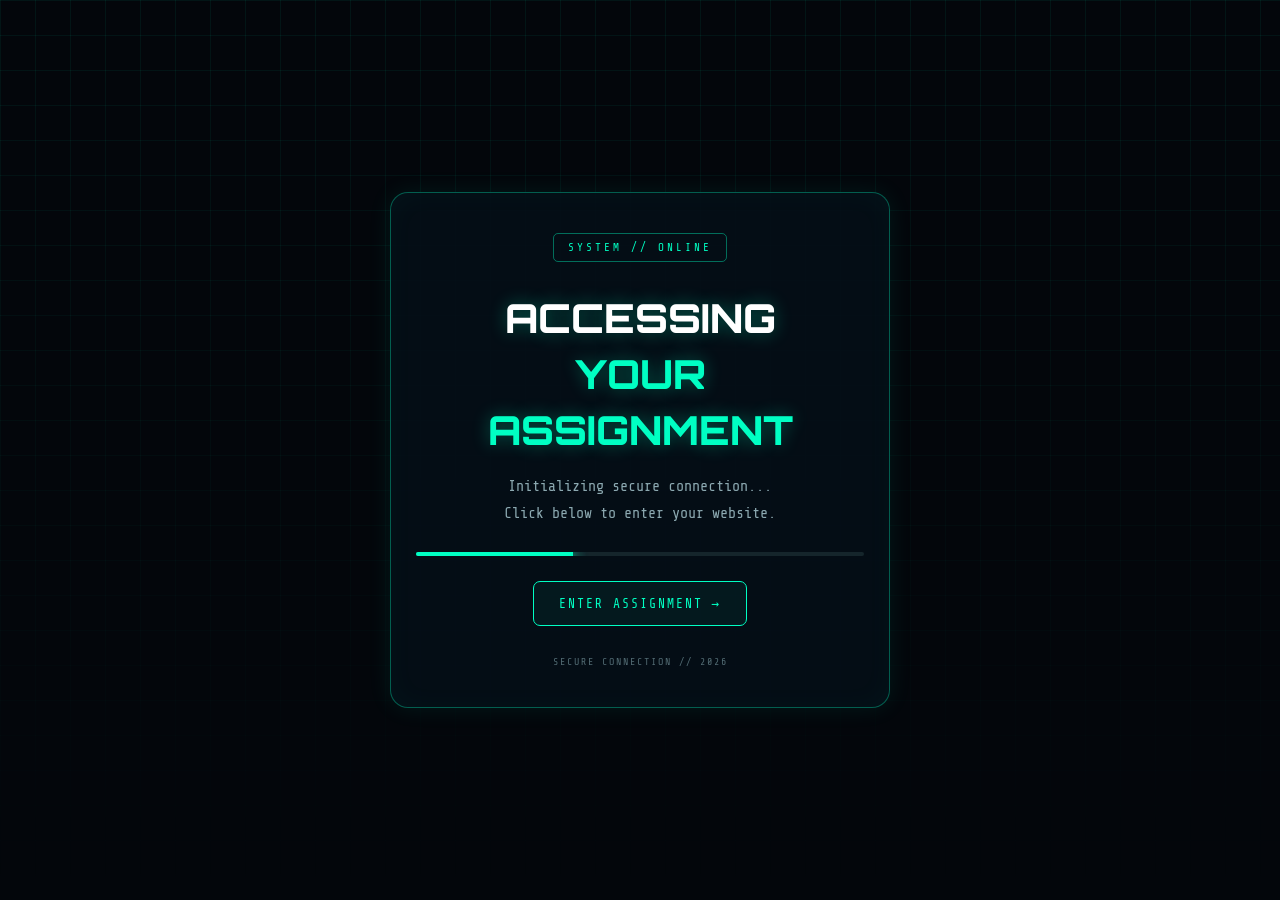
<file: index.html>
<!DOCTYPE html>
<html lang="en">
<head>
  <meta charset="UTF-8">
  <meta name="viewport" content="width=device-width, initial-scale=1.0">

  <title>My Website | Assignment Access</title>
  <link rel="stylesheet" href="./style.css">
</head>
<body>

  <div class="container">
    <div class="tag">SYSTEM // ONLINE</div>

    <h1>ACCESSING<br>
      <span>YOUR ASSIGNMENT</span>
    </h1>

    <p>
      Initializing secure connection...<br>
      Click below to enter your website.
    </p>

    <div class="loader">
      <span></span>
      <span></span>
      <span></span>
    </div>

    <a class="btn" href="./Assignment/enter.html">
      ENTER ASSIGNMENT →
    </a>

    <div class="footer">
      SECURE CONNECTION // 2026
    </div>
  </div>

</body>
</html>
</file>
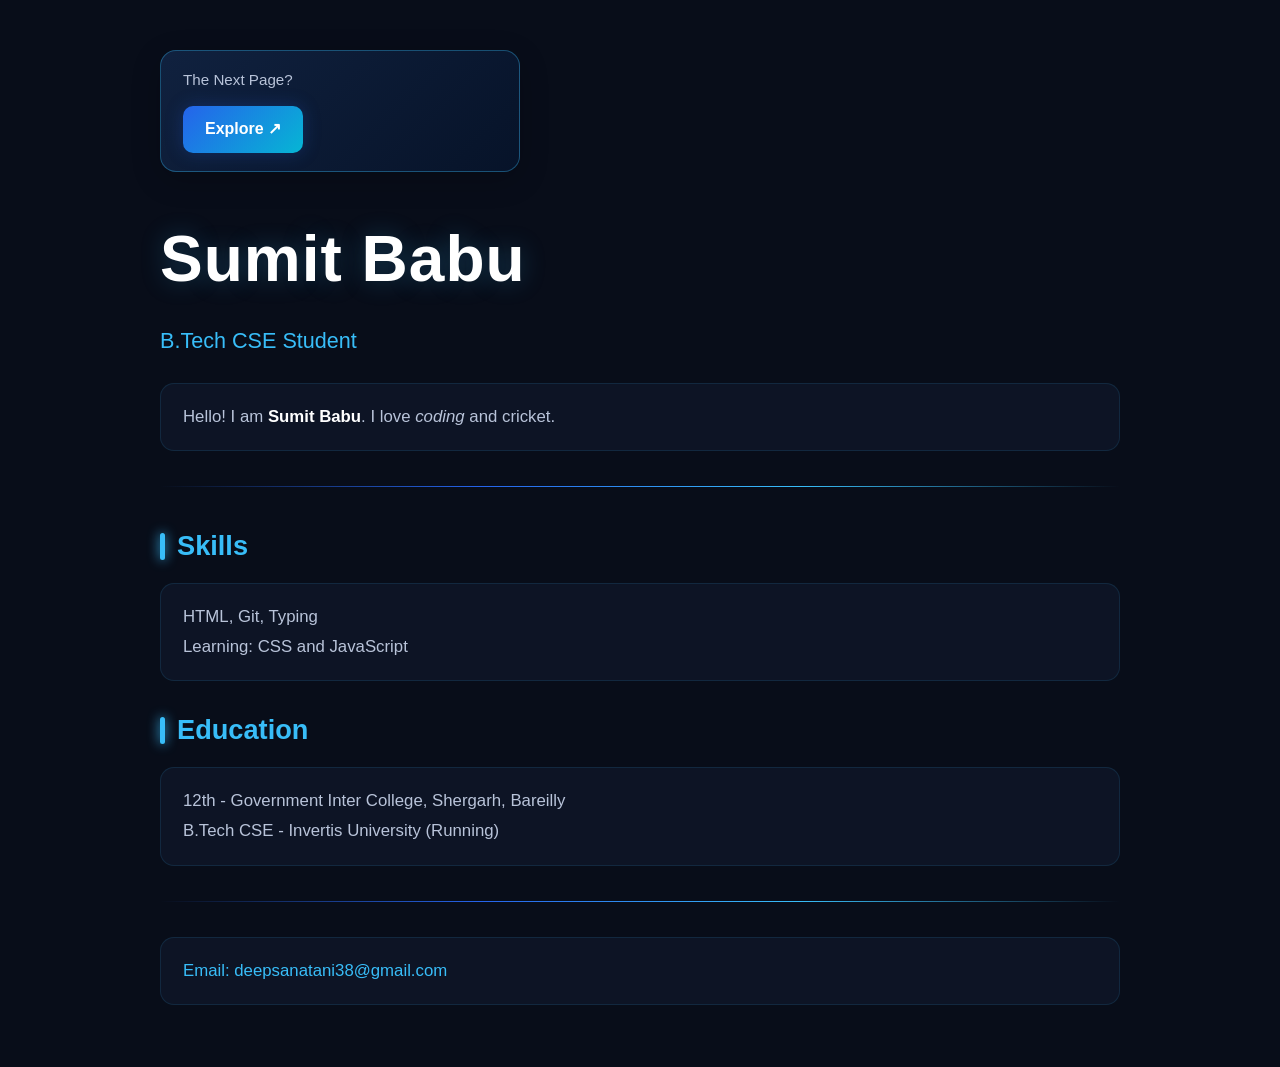
<file: Assignment/index.html>
<!DOCTYPE html>
<html lang="en">
<head>
    <meta charset="UTF-8">
    <meta name="viewport" content="width=device-width, initial-scale=1.0">
    <title>Sumit Babu - Portfolio</title>
<link rel="stylesheet" href="style.css">

</head>
<body>
<div class="login-box">
    <span>The Next Page?</span>
    <a href="club.html">Explore ↗</a>
</div>

    <h1>Sumit Babu</h1>

    <h2>B.Tech CSE Student</h2>

    <p>Hello! I am <b>Sumit Babu</b>. I love <i>coding</i> and cricket.</p>

    <hr>

    <h1>Skills</h1>
    <p>
        HTML, Git, Typing<br>
        Learning: CSS and JavaScript
    </p>

    <h1>Education</h1>
    <p>
        12th - Government Inter College, Shergarh, Bareilly<br>
        B.Tech CSE - Invertis University (Running)
    </p>

    <hr>

    <p>Email: deepsanatani38@gmail.com</p>

</body>
</html>
</file>
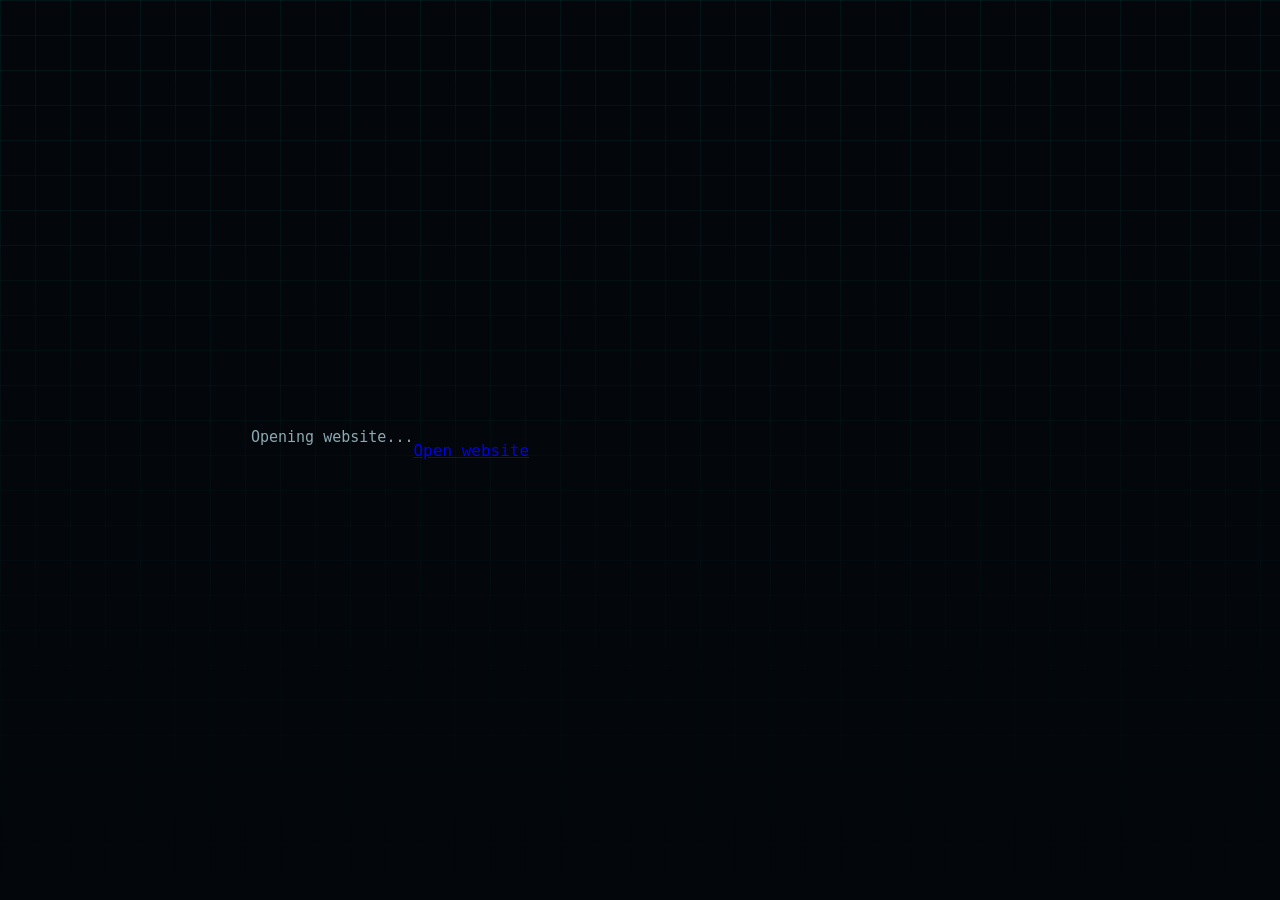
<file: own.html>
<!DOCTYPE html>
<html lang="en">
<head>
  <meta charset="UTF-8">
  <meta name="viewport" content="width=device-width, initial-scale=1.0">
  <title>Redirecting...</title>
  <meta http-equiv="refresh" content="0; url="./Assignment.html/">
<link rel="stylesheet" href="own.css">
</head>
<body>
  <p>Opening website...</p>
  <a href="./Assignment.html/">Open website</a>
<div class="container">
    <div class="tag">SYSTEM // ONLINE</div>

    <h1>ACCESSING<br><span>YOUR WEBSITE</span></h1>

    <p>Initializing secure connection...<br>
       Please wait while we redirect you.</p>

    <div class="loader"><span></span></div>

    <a class="btn" href="./Assignment.html/">
        ENTER SYSTEM →
    </a>

    <div class="footer">SECURE CONNECTION // 2026</div>
</div>
</body>
</html>
</file>
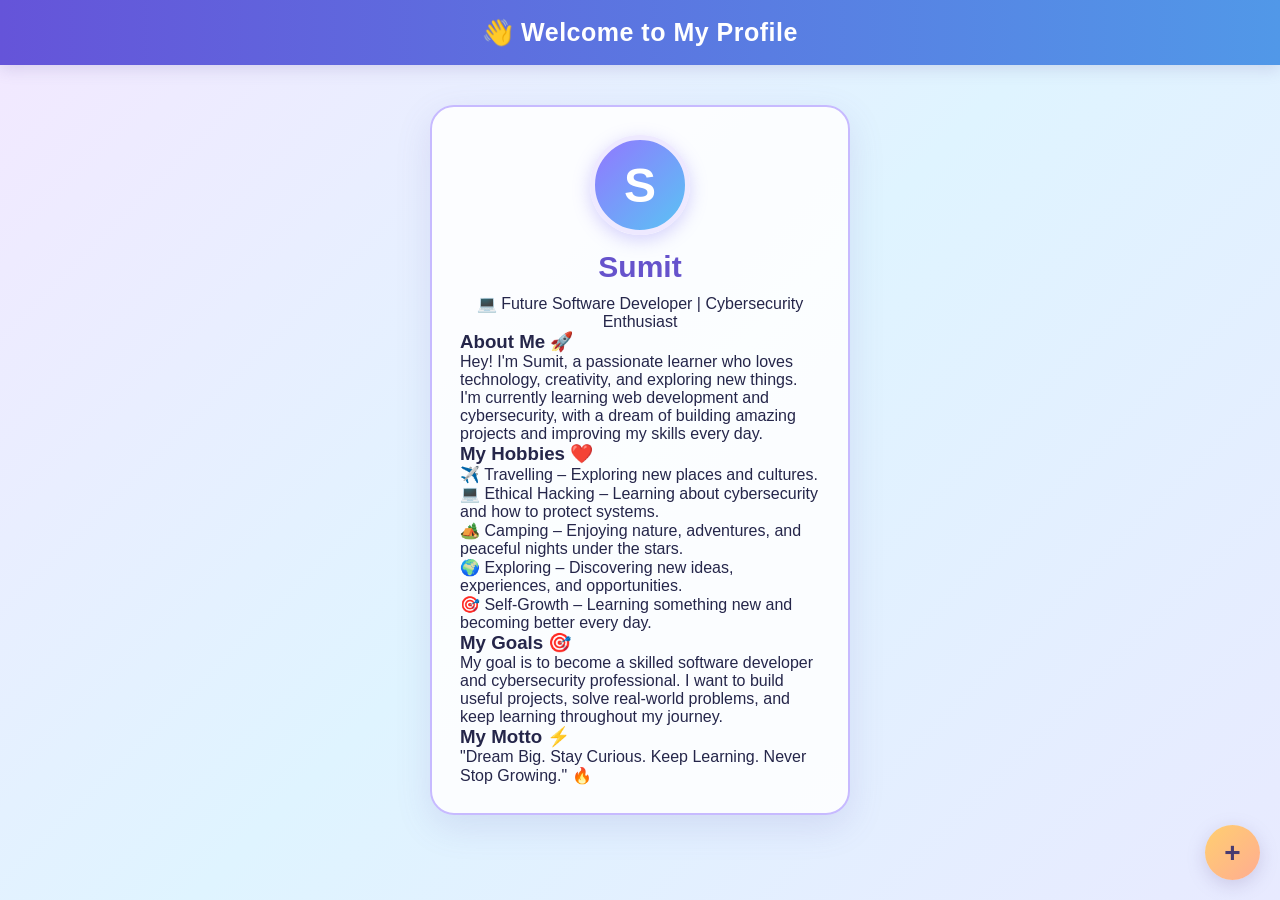
<file: Assignment/card.html>
<!DOCTYPE html>
<html lang="en">

<head>
    <meta charset="UTF-8">
    <meta name="viewport" content="width=device-width, initial-scale=1.0">
    <title>Sumit's Profile</title>
<link rel="stylesheet" href="card.css">
</head>

<body>

    <header>
        <h1>👋 Welcome to My Profile</h1>
    </header>

    <div class="card">

        <div class="avatar">S</div>

        <h2>Sumit</h2>

        <p>💻 Future Software Developer | Cybersecurity Enthusiast</p>

        <div class="bio">
            <h3>About Me 🚀</h3>

            <p>
                Hey! I'm Sumit, a passionate learner who loves
                technology, creativity, and exploring new things.
                I'm currently learning web development and
                cybersecurity, with a dream of building amazing
                projects and improving my skills every day.
            </p>

            <h3>My Hobbies ❤️</h3>

            <p>✈️ Travelling – Exploring new places and cultures.</p>

            <p>💻 Ethical Hacking – Learning about cybersecurity
            and how to protect systems.</p>

            <p>🏕️ Camping – Enjoying nature, adventures,
            and peaceful nights under the stars.</p>

            <p>🌍 Exploring – Discovering new ideas,
            experiences, and opportunities.</p>

            <p>🎯 Self-Growth – Learning something new
            and becoming better every day.</p>

            <h3>My Goals 🎯</h3>

            <p>
                My goal is to become a skilled software developer
                and cybersecurity professional. I want to build
                useful projects, solve real-world problems,
                and keep learning throughout my journey.
            </p>

            <h3>My Motto ⚡</h3>

            <p>
                "Dream Big. Stay Curious. Keep Learning.
                Never Stop Growing." 🔥
            </p>

        </div>

    </div>
<button class="fab" onclick="window.scrollTo({top: 0, behavior: 'smooth'})">
    +
</button>

</body>

</html>
</file>
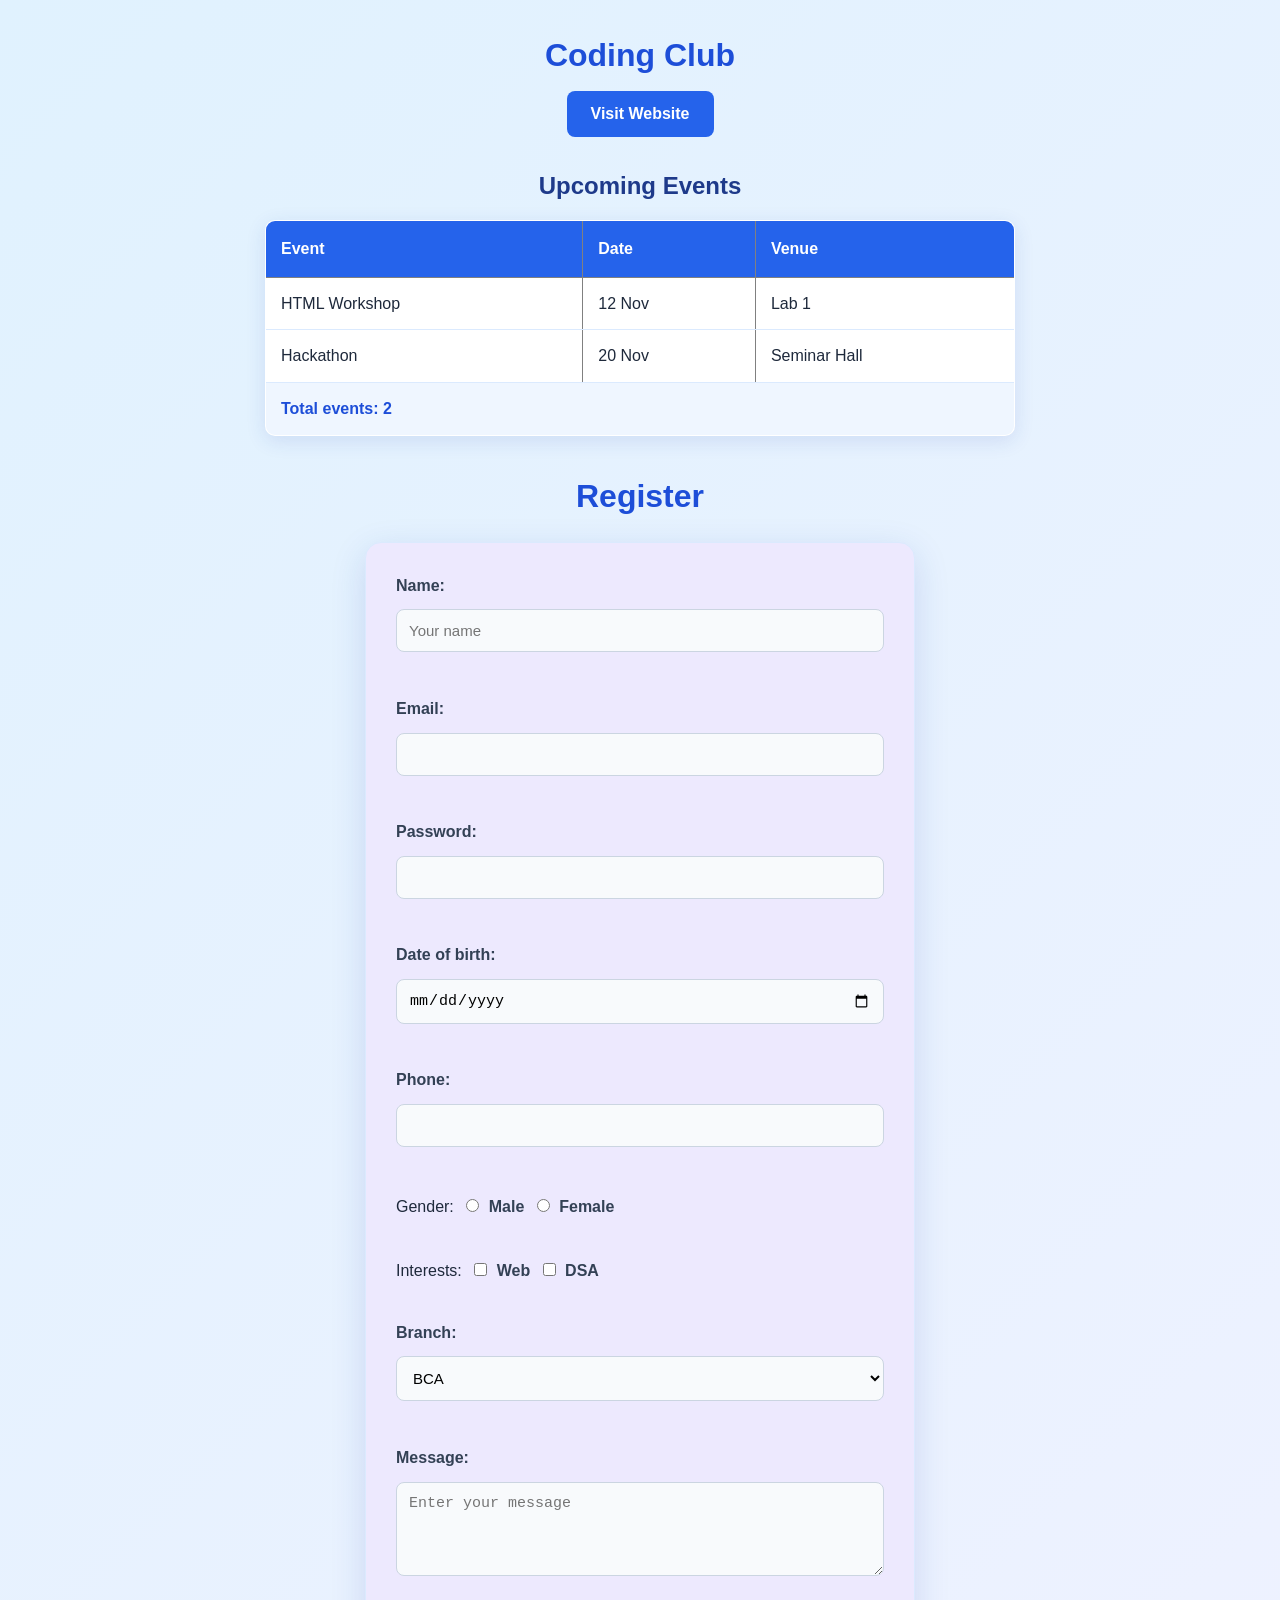
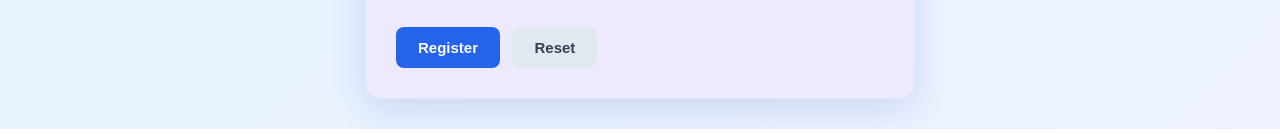
<file: Assignment/club.html>
<!DOCTYPE html>
<html lang="en">
<head>
    <meta charset="UTF-8">
    <meta name="viewport" content="width=device-width, initial-scale=1.0">
    <title>Coding Club Registration</title>
<link rel="stylesheet" href="club.css">
</head>
<body>

    <h2>Coding Club</h2>
    <a href="https://www.google.com" target="_blank">
        Visit Website
    </a>
    <h2>Upcoming Events</h2>

    <table border="1">
        <tr>
            <th>Event</th>
            <th>Date</th>
            <th>Venue</th>
        </tr>

        <tr>
            <td>HTML Workshop</td>
            <td>12 Nov</td>
            <td>Lab 1</td>
        </tr>

        <tr>
            <td>Hackathon</td>
            <td>20 Nov</td>
            <td>Seminar Hall</td>
        </tr>

        <tr>
            <td colspan="3">Total events: 2</td>
        </tr>
    </table>
    <h1>Register</h1>

    <form action="#" method="post">

        <label for="name">Name:</label>
        <input type="text" id="name" name="name"
               placeholder="Your name">
        <br><br>

        <label for="email">Email:</label>
        <input type="email" id="email" name="email">
        <br><br>

        <label for="password">Password:</label>
        <input type="password" id="password" name="password">
        <br><br>

        <label for="dob">Date of birth:</label>
        <input type="date" id="dob" name="dob">
        <br><br>

        <label for="phone">Phone:</label>
        <input type="tel" id="phone" name="phone">
        <br><br>

        Gender:
        <input type="radio" id="male" name="gender" value="Male">
        <label for="male">Male</label>

        <input type="radio" id="female" name="gender" value="Female">
        <label for="female">Female</label>
        <br><br>

        Interests:
        <input type="checkbox" id="web" name="interests" value="Web">
        <label for="web">Web</label>

        <input type="checkbox" id="dsa" name="interests" value="DSA">
        <label for="dsa">DSA</label>
        <br><br>

        <label for="branch">Branch:</label>
        <select id="branch" name="branch">
            <option value="BCA">BCA</option>
            <option value="BTech CSE">B.Tech CSE</option>
            <option value="BBA">BBA</option>
            <option value="MCA">MCA</option>
        </select>
        <br><br>

        <label for="message">Message:</label>
        <br>
        <textarea id="message" name="message"
                  rows="4" cols="30"
                  placeholder="Enter your message"></textarea>
        <br><br>

        <button type="submit">Register</button>
        <button type="reset">Reset</button>

    </form>

</body>
</html>
</file>
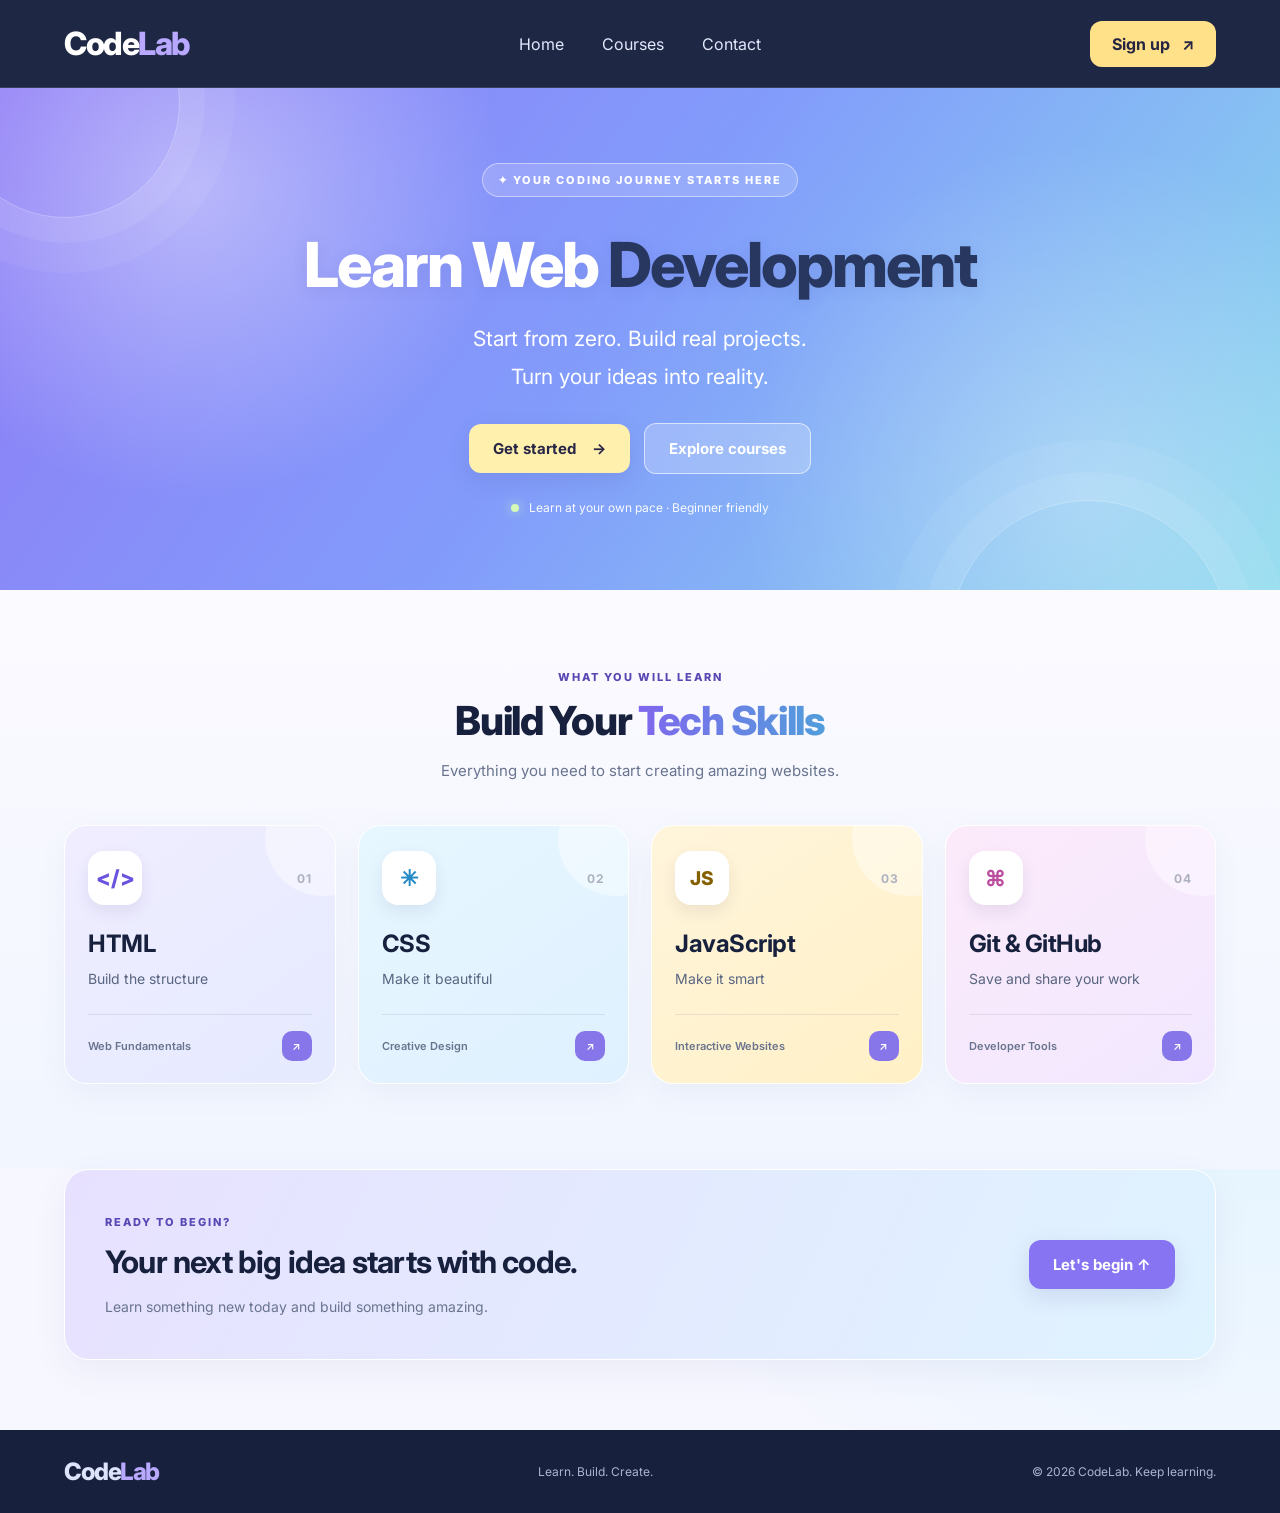
<file: Assignment/Code.html>
<!DOCTYPE html>
<html lang="en">
<head>
    <meta charset="UTF-8">
    <meta name="viewport" content="width=device-width, initial-scale=1.0">

    <title>CodeLab | Learn. Build. Create.</title>
    <meta name="description" content="Learn HTML, CSS, JavaScript and Git from zero with CodeLab.">

    <link rel="stylesheet" href="Code.css">
</head>
<body>
    <header class="navbar">
        <a href="#home" class="logo">Code<span>Lab</span></a>

        <nav class="nav-links">
            <a href="#home">Home</a>
            <a href="#courses">Courses</a>
            <a href="#contact">Contact</a>
        </nav>

        <a href="#courses" class="nav-button">Sign up <span>↗</span></a>
    </header>

    <main>
  
        <section class="hero" id="home">
            <div class="hero-content">
                <span class="hero-tag">✦ YOUR CODING JOURNEY STARTS HERE</span>

                <h1>Learn Web <span>Development</span></h1>

                <p>Start from zero. Build real projects.<br>
                   Turn your ideas into reality.</p>

                <div class="hero-buttons">
                    <a href="#courses" class="primary-button">
                        Get started <span>→</span>
                    </a>
                    <a href="#courses" class="secondary-button">
                        Explore courses
                    </a>
                </div>

                <div class="hero-note">
                    <span class="online-dot"></span>
                    Learn at your own pace · Beginner friendly
                </div>
            </div>

            <div class="hero-decoration decoration-one"></div>
            <div class="hero-decoration decoration-two"></div>
        </section>

  
        <section class="courses" id="courses">

            <div class="section-heading">
                <span class="section-tag">WHAT YOU WILL LEARN</span>
                <h2>Build Your <span>Tech Skills</span></h2>
                <p>Everything you need to start creating amazing websites.</p>
            </div>

            <div class="course-grid">

                <article class="course-card html-card">
                    <div class="card-top">
                        <div class="course-icon html-icon">&lt;/&gt;</div>
                        <span class="course-number">01</span>
                    </div>
                    <h3>HTML</h3>
                    <p>Build the structure</p>
                    <div class="card-bottom">
                        <span>Web Fundamentals</span>
                        <span class="arrow">↗</span>
                    </div>
                </article>

                <article class="course-card css-card">
                    <div class="card-top">
                        <div class="course-icon css-icon">✳</div>
                        <span class="course-number">02</span>
                    </div>
                    <h3>CSS</h3>
                    <p>Make it beautiful</p>
                    <div class="card-bottom">
                        <span>Creative Design</span>
                        <span class="arrow">↗</span>
                    </div>
                </article>

                <article class="course-card js-card">
                    <div class="card-top">
                        <div class="course-icon js-icon">JS</div>
                        <span class="course-number">03</span>
                    </div>
                    <h3>JavaScript</h3>
                    <p>Make it smart</p>
                    <div class="card-bottom">
                        <span>Interactive Websites</span>
                        <span class="arrow">↗</span>
                    </div>
                </article>

                <article class="course-card git-card">
                    <div class="card-top">
                        <div class="course-icon git-icon">⌘</div>
                        <span class="course-number">04</span>
                    </div>
                    <h3>Git & GitHub</h3>
                    <p>Save and share your work</p>
                    <div class="card-bottom">
                        <span>Developer Tools</span>
                        <span class="arrow">↗</span>
                    </div>
                </article>

            </div>
        </section>

      
        <section class="contact" id="contact">
            <div>
                <span class="section-tag">READY TO BEGIN?</span>
                <h2>Your next big idea starts with code.</h2>
                <p>Learn something new today and build something amazing.</p>
            </div>
            <a href="#home" class="primary-button">Let's begin ↑</a>
        </section>
    </main>

  
    <footer class="footer">
        <a href="#home" class="logo">Code<span>Lab</span></a>
        <p>Learn. Build. Create.</p>
        <span>© 2026 CodeLab. Keep learning.</span>
    </footer>

</body>
</html>
</file>
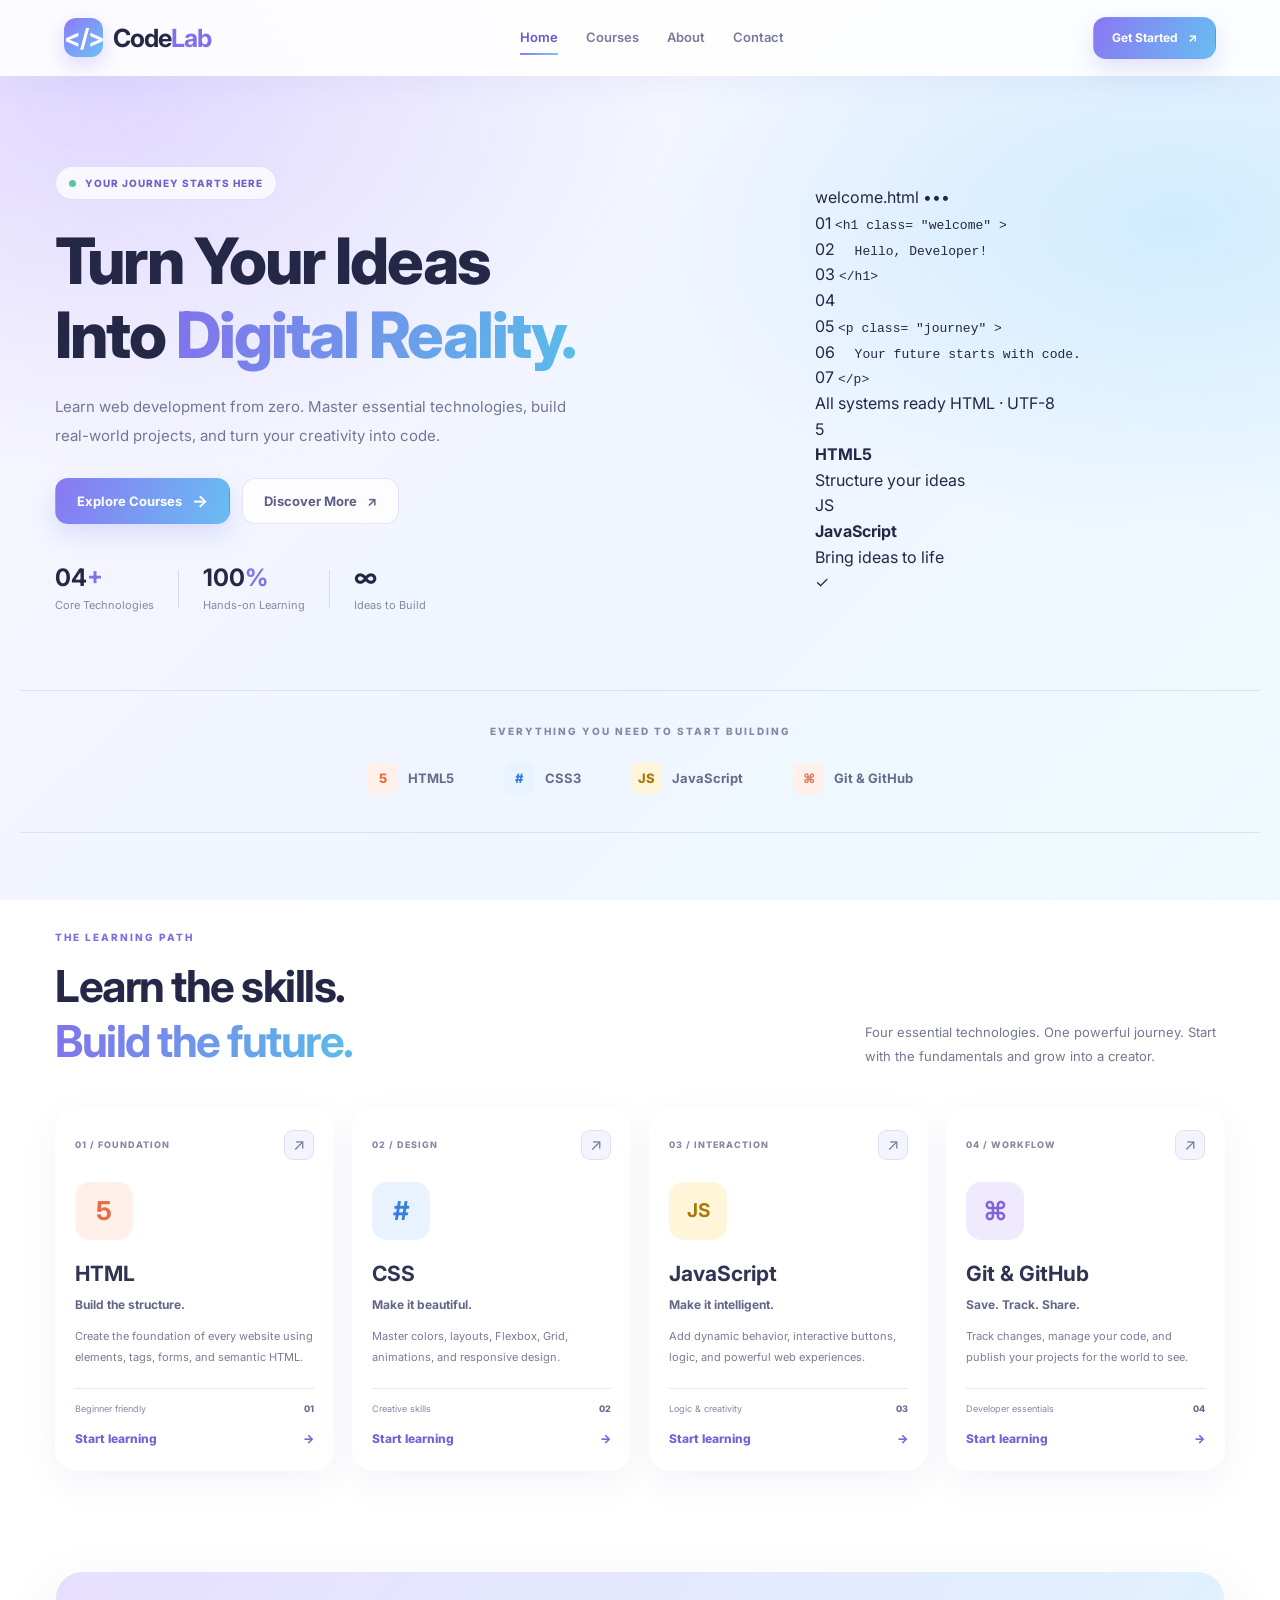
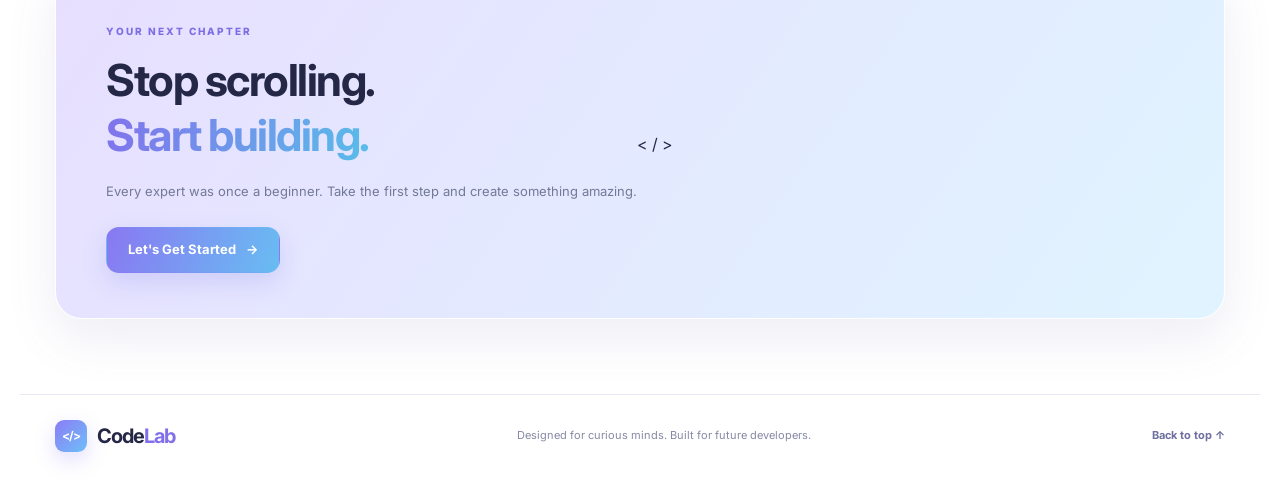
<file: Assignment/codelab.html>
<!DOCTYPE html>
<html lang="en">
<head>
    <meta charset="UTF-8">
    <meta name="viewport" content="width=device-width, initial-scale=1.0">

    <title>CodeLab | Learn. Build. Create.</title>

    <meta name="description"
          content="Learn web development from zero and build real projects with CodeLab.">

    <link rel="stylesheet" href="codelab.css">

    <link rel="preconnect" href="https://fonts.googleapis.com">
    <link rel="preconnect" href="https://fonts.gstatic.com" crossorigin>

    <link href="https://fonts.googleapis.com/css2?family=Inter:wght@400;500;600;700;800&family=Space+Grotesk:wght@400;500;600;700&display=swap"
          rel="stylesheet">
</head>

<body>
    <div class="background-glow glow-one"></div>
    <div class="background-glow glow-two"></div>

    <header class="navbar">

        <a href="#home" class="logo">
            <span class="logo-icon">&lt;/&gt;</span>
            <span>Code<span class="logo-highlight">Lab</span></span>
        </a>

        <nav class="nav-links">
            <a href="#home" class="nav-link active">Home</a>
            <a href="#courses" class="nav-link">Courses</a>
            <a href="#about" class="nav-link">About</a>
            <a href="#contact" class="nav-link">Contact</a>
        </nav>

        <a href="#courses" class="btn btn-nav">
            Get Started <span>↗</span>
        </a>

    </header>

    <main>

        <section class="hero" id="home">

            <div class="hero-content">

                <div class="hero-badge">
                    <span class="status-dot"></span>
                    YOUR JOURNEY STARTS HERE
                </div>

                <h1>
                    Turn Your Ideas<br>
                    Into <span class="gradient-text">Digital Reality.</span>
                </h1>

                <p class="hero-description">
                    Learn web development from zero. Master essential
                    technologies, build real-world projects, and turn
                    your creativity into code.
                </p>

                <div class="hero-buttons">

                    <a href="#courses" class="btn btn-primary">
                        Explore Courses
                        <span class="button-arrow">→</span>
                    </a>

                    <a href="#about" class="btn btn-secondary">
                        Discover More
                        <span>↗</span>
                    </a>

                </div>

                <div class="hero-stats">

                    <div class="stat">
                        <h3>04<span>+</span></h3>
                        <p>Core Technologies</p>
                    </div>

                    <div class="stat-divider"></div>

                    <div class="stat">
                        <h3>100<span>%</span></h3>
                        <p>Hands-on Learning</p>
                    </div>

                    <div class="stat-divider"></div>

                    <div class="stat">
                        <h3>∞</h3>
                        <p>Ideas to Build</p>
                    </div>

                </div>

            </div>


    
            <div class="hero-visual">

                <div class="visual-glow"></div>

                <div class="code-window">

                    <div class="window-header">

                        <div class="window-dots">
                            <span></span>
                            <span></span>
                            <span></span>
                        </div>

                        <span class="window-title">
                            welcome.html
                        </span>

                        <span class="window-menu">•••</span>

                    </div>

                    <div class="code-content">

                        <div class="code-line">
                            <span class="line-number">01</span>
                            <code>
                                <span class="code-purple">&lt;h1</span>
                                <span class="code-blue"> class</span>=
                                <span class="code-green">"welcome"</span>
                                <span class="code-purple">&gt;</span>
                            </code>
                        </div>

                        <div class="code-line">
                            <span class="line-number">02</span>
                            <code class="code-white">
                                &nbsp;&nbsp;Hello, Developer!
                            </code>
                        </div>

                        <div class="code-line">
                            <span class="line-number">03</span>
                            <code>
                                <span class="code-purple">&lt;/h1&gt;</span>
                            </code>
                        </div>

                        <div class="code-line empty-line">
                            <span class="line-number">04</span>
                        </div>

                        <div class="code-line">
                            <span class="line-number">05</span>
                            <code>
                                <span class="code-purple">&lt;p</span>
                                <span class="code-blue"> class</span>=
                                <span class="code-green">"journey"</span>
                                <span class="code-purple">&gt;</span>
                            </code>
                        </div>

                        <div class="code-line">
                            <span class="line-number">06</span>
                            <code class="code-white">
                                &nbsp;&nbsp;Your future starts with code.
                            </code>
                        </div>

                        <div class="code-line">
                            <span class="line-number">07</span>
                            <code>
                                <span class="code-purple">&lt;/p&gt;</span>
                            </code>
                        </div>

                    </div>

                    <div class="code-footer">
                        <span><span class="online-dot"></span> All systems ready</span>
                        <span>HTML · UTF-8</span>
                    </div>

                </div>


                <div class="floating-card floating-top">
                    <span class="floating-icon html-icon">5</span>
                    <div>
                        <strong>HTML5</strong>
                        <p>Structure your ideas</p>
                    </div>
                </div>

                <div class="floating-card floating-bottom">
                    <span class="floating-icon js-icon">JS</span>
                    <div>
                        <strong>JavaScript</strong>
                        <p>Bring ideas to life</p>
                    </div>
                    <span class="check-icon">✓</span>
                </div>

            </div>

        </section>

        <section class="tech-strip" id="about">

            <p class="tech-label">
                EVERYTHING YOU NEED TO START BUILDING
            </p>

            <div class="tech-list">

                <div class="tech-item">
                    <span class="tech-symbol html-symbol">5</span>
                    <span>HTML5</span>
                </div>

                <div class="tech-item">
                    <span class="tech-symbol css-symbol">#</span>
                    <span>CSS3</span>
                </div>

                <div class="tech-item">
                    <span class="tech-symbol js-symbol">JS</span>
                    <span>JavaScript</span>
                </div>

                <div class="tech-item">
                    <span class="tech-symbol git-symbol">⌘</span>
                    <span>Git & GitHub</span>
                </div>

            </div>

        </section>

        <section class="courses-section" id="courses">

            <div class="section-heading">

                <div>
                    <span class="section-tag">THE LEARNING PATH</span>

                    <h2>Learn the skills.<br>
                        <span class="gradient-text">Build the future.</span>
                    </h2>
                </div>

                <p class="section-description">
                    Four essential technologies. One powerful journey.
                    Start with the fundamentals and grow into a creator.
                </p>

            </div>


            <div class="course-grid">

                <article class="course-card html-card">

                    <div class="card-top">
                        <span class="course-number">01 / FOUNDATION</span>
                        <span class="card-arrow">↗</span>
                    </div>

                    <div class="course-icon html-large">
                        <span>5</span>
                    </div>

                    <h3>HTML</h3>

                    <p class="course-subtitle">
                        Build the structure.
                    </p>

                    <p class="course-description">
                        Create the foundation of every website using
                        elements, tags, forms, and semantic HTML.
                    </p>

                    <div class="course-meta">
                        <span>Beginner friendly</span>
                        <span>01</span>
                    </div>

                    <a href="#contact" class="course-link">
                        Start learning <span>→</span>
                    </a>

                </article>

                <article class="course-card css-card">

                    <div class="card-top">
                        <span class="course-number">02 / DESIGN</span>
                        <span class="card-arrow">↗</span>
                    </div>

                    <div class="course-icon css-large">
                        <span>#</span>
                    </div>

                    <h3>CSS</h3>

                    <p class="course-subtitle">
                        Make it beautiful.
                    </p>

                    <p class="course-description">
                        Master colors, layouts, Flexbox, Grid,
                        animations, and responsive design.
                    </p>

                    <div class="course-meta">
                        <span>Creative skills</span>
                        <span>02</span>
                    </div>

                    <a href="#contact" class="course-link">
                        Start learning <span>→</span>
                    </a>

                </article>



                <article class="course-card js-card">

                    <div class="card-top">
                        <span class="course-number">03 / INTERACTION</span>
                        <span class="card-arrow">↗</span>
                    </div>

                    <div class="course-icon js-large">
                        <span>JS</span>
                    </div>

                    <h3>JavaScript</h3>

                    <p class="course-subtitle">
                        Make it intelligent.
                    </p>

                    <p class="course-description">
                        Add dynamic behavior, interactive buttons,
                        logic, and powerful web experiences.
                    </p>

                    <div class="course-meta">
                        <span>Logic & creativity</span>
                        <span>03</span>
                    </div>

                    <a href="#contact" class="course-link">
                        Start learning <span>→</span>
                    </a>

                </article>
                <article class="course-card git-card">

                    <div class="card-top">
                        <span class="course-number">04 / WORKFLOW</span>
                        <span class="card-arrow">↗</span>
                    </div>

                    <div class="course-icon git-large">
                        <span>⌘</span>
                    </div>

                    <h3>Git & GitHub</h3>

                    <p class="course-subtitle">
                        Save. Track. Share.
                    </p>

                    <p class="course-description">
                        Track changes, manage your code, and publish
                        your projects for the world to see.
                    </p>

                    <div class="course-meta">
                        <span>Developer essentials</span>
                        <span>04</span>
                    </div>

                    <a href="#contact" class="course-link">
                        Start learning <span>→</span>
                    </a>

                </article>

            </div>

        </section>

        <section class="cta-section" id="contact">

            <div class="cta-content">

                <span class="section-tag">YOUR NEXT CHAPTER</span>

                <h2>Stop scrolling.<br>
                    <span class="gradient-text">Start building.</span>
                </h2>

                <p>
                    Every expert was once a beginner.
                    Take the first step and create something amazing.
                </p>

                <a href="#home" class="btn btn-primary">
                    Let's Get Started <span>→</span>
                </a>

            </div>

            <div class="cta-decoration">
                <span class="deco-bracket">&lt;</span>
                <span class="deco-slash">/</span>
                <span class="deco-bracket">&gt;</span>
            </div>

        </section>

    </main>

    <footer class="footer">

        <a href="#home" class="logo footer-logo">
            <span class="logo-icon">&lt;/&gt;</span>
            <span>Code<span class="logo-highlight">Lab</span></span>
        </a>

        <p>
            Designed for curious minds.
            Built for future developers.
        </p>

        <a href="#home" class="back-top">
            Back to top ↑
        </a>

    </footer>


</body>
</html>
</file>
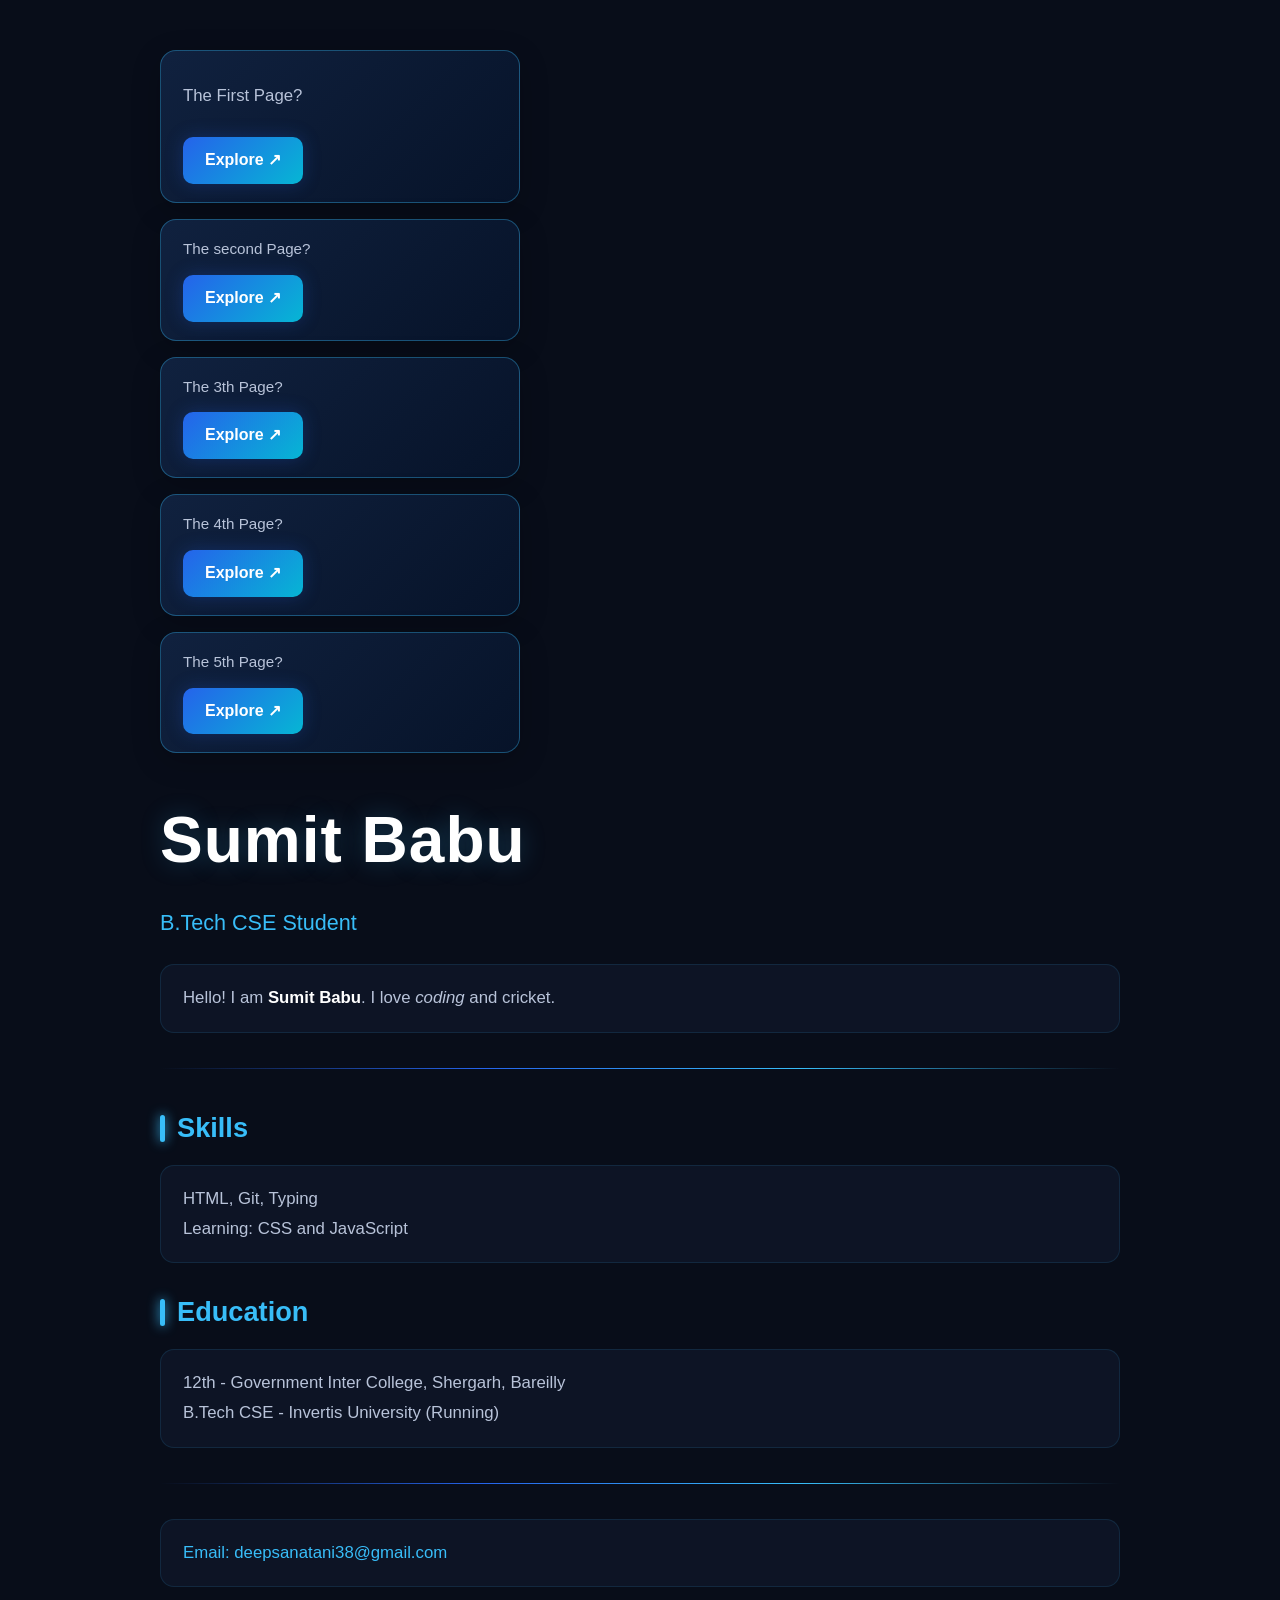
<file: Assignment/enter.html>
<!DOCTYPE html>
<html lang="en">
<head>
    <meta charset="UTF-8">
    <meta name="viewport" content="width=device-width, initial-scale=1.0">
    <title>Sumit Babu - Portfolio</title>
<link rel="stylesheet" href="style.css">

</head>
<body>

<div class="page-links">
    <div class="login-box">
        <p>The First Page?</p>
        <a href="club.html">Explore ↗</a>
    </div>

    <div class="login-box">
        <span>The second Page?</span>
        <a href="Code.html">Explore ↗</a>
    </div>
    <div class="login-box">
        <span>The 3th Page?</span>
        <a href="card.html">Explore ↗</a>
</div>
  <div class="login-box">
        <span>The 4th Page?</span>
        <a href="grid.html">Explore ↗</a> 
</div> 
</div>
    <div class="login-box">
        <span>The 5th Page?</span>
        <a href="Travel.html">Explore ↗</a> 
</div> 

    <h1>Sumit Babu</h1>

    <h2>B.Tech CSE Student</h2>

    <p>Hello! I am <b>Sumit Babu</b>. I love <i>coding</i> and cricket.</p>

    <hr>

    <h1>Skills</h1>
    <p>
        HTML, Git, Typing<br>
        Learning: CSS and JavaScript
    </p>

    <h1>Education</h1>
    <p>
        12th - Government Inter College, Shergarh, Bareilly<br>
        B.Tech CSE - Invertis University (Running)
    </p>

    <hr>

    <p>Email: deepsanatani38@gmail.com</p>

</body>
</html>
</file>
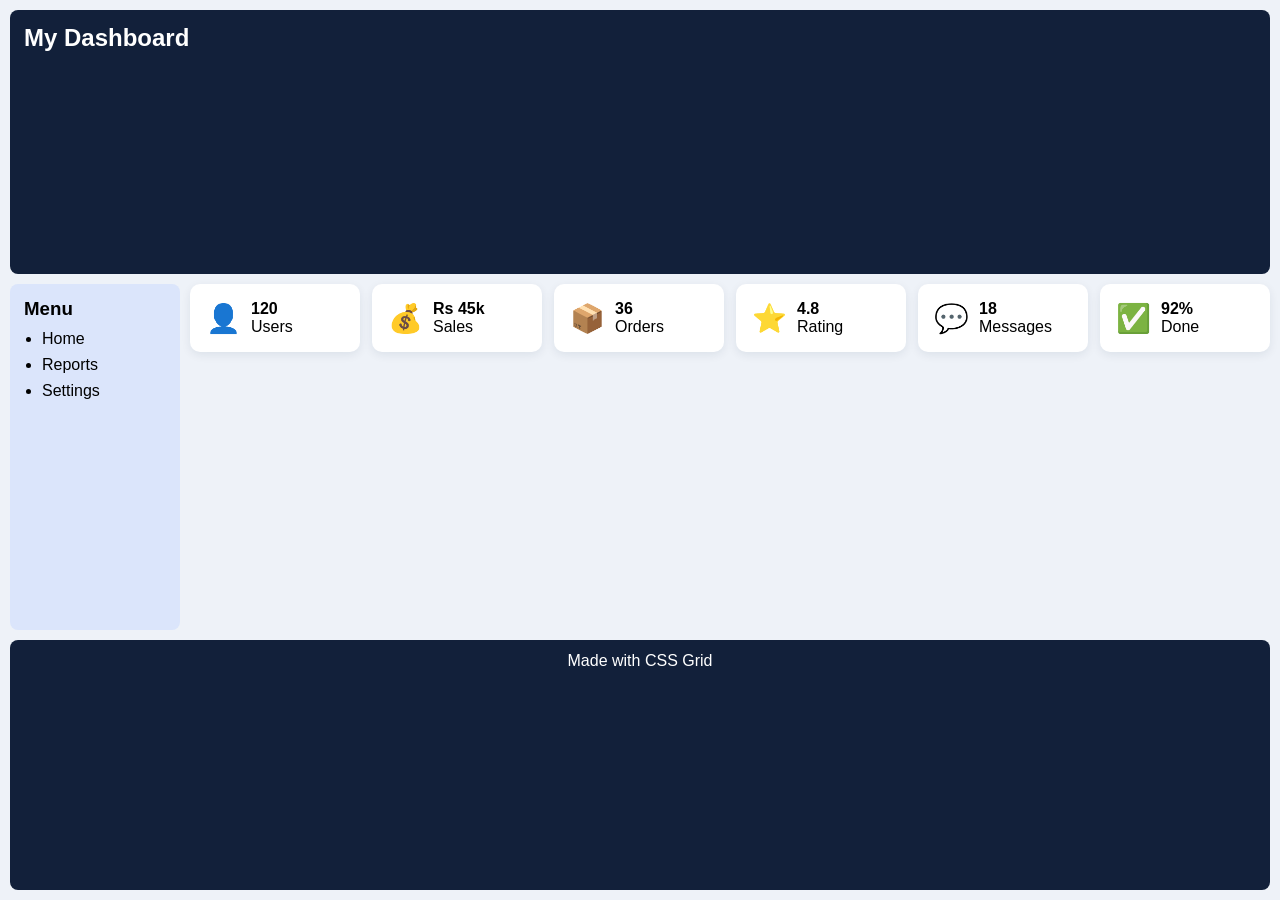
<file: Assignment/grid.html>
<!DOCTYPE html>
<html lang="en">
<head>
    <meta charset="UTF-8">
    <meta name="viewport" content="width=device-width, initial-scale=1.0">
    <title>My Dashboard</title>
<link rel="stylesheet" href="grid.css">
</head>
<body>

    <div class="layout">

        <header>
            <h2>My Dashboard</h2>
        </header>

        <aside>
            <h3>Menu</h3>
            <ul>
                <li>Home</li>
                <li>Reports</li>
                <li>Settings</li>
            </ul>
        </aside>

        <main>
            <div class="gallery">

                <div class="item">
                    <span class="icon">👤</span>
                    <div>
                        <b>120</b><br>
                        Users
                    </div>
                </div>

                <div class="item">
                    <span class="icon">💰</span>
                    <div>
                        <b>Rs 45k</b><br>
                        Sales
                    </div>
                </div>

                <div class="item">
                    <span class="icon">📦</span>
                    <div>
                        <b>36</b><br>
                        Orders
                    </div>
                </div>

                <div class="item">
                    <span class="icon">⭐</span>
                    <div>
                        <b>4.8</b><br>
                        Rating
                    </div>
                </div>

                <div class="item">
                    <span class="icon">💬</span>
                    <div>
                        <b>18</b><br>
                        Messages
                    </div>
                </div>

                <div class="item">
                    <span class="icon">✅</span>
                    <div>
                        <b>92%</b><br>
                        Done
                    </div>
                </div>

            </div>
        </main>

        <footer>
            Made with CSS Grid
        </footer>

    </div>

</body>
</html>
</file>
<file: style.css>
@import url('https://fonts.googleapis.com/css2?family=Orbitron:wght@400;600;800&family=Share+Tech+Mono&display=swap');

* {
  margin: 0;
  padding: 0;
  box-sizing: border-box;
  }

body {
min-height: 100vh;
display: flex;
justify-content: center;
align-items: center;
overflow: hidden;
padding: 20px;
background: #03060b;
color: #e8fff9;
font-family: 'Share Tech Mono', monospace;
}

body::before {
content: "";
position: fixed;
inset: 0;
background:
linear-gradient(#00ffc310 1px, transparent 1px),
linear-gradient(90deg, #00ffc310 1px, transparent 1px);
background-size: 35px 35px;
mask-image: linear-gradient(to bottom, black, transparent);
pointer-events: none;
}

.container {
position: relative;
width: 100%;
max-width: 500px;
padding: 40px 25px;
text-align: center;
border: 1px solid #00ffc355;
border-radius: 18px;
background: rgba(5, 15, 23, 0.92);
box-shadow:
0 0 25px #00ffc315,
inset 0 0 30px #00ffc308;
animation: appear 0.8s ease-out;
}

.tag {
display: inline-block;
padding: 7px 14px;
margin-bottom: 28px;
border: 1px solid #00ffc366;
border-radius: 5px;
color: #00ffc3;
font-size: 11px;
letter-spacing: 3px;
}

h1 {
font-family: 'Orbitron', sans-serif;
font-size: clamp(27px, 7vw, 40px);
font-weight: 800;
line-height: 1.4;
margin-bottom: 15px;
color: #ffffff;
text-shadow: 0 0 18px #00ffc355;
}

h1 span {
color: #00ffc3;
}

p {
color: #8ca9b1;
font-size: 15px;
line-height: 1.8;
margin-bottom: 25px;
}

.loader {
width: 100%;
height: 4px;
overflow: hidden;
background: #15252b;
border-radius: 20px;
margin: 25px 0;
}

.loader span {
display: block;
width: 35%;
height: 100%;
background: #00ffc3;
box-shadow: 0 0 15px #00ffc3;
animation: loading 1.5s ease-in-out infinite;
}

.btn {
display: inline-block;
padding: 14px 25px;
border: 1px solid #00ffc3;
border-radius: 7px;
background: #00ffc30d;
color: #00ffc3;
text-decoration: none;
font-size: 13px;
letter-spacing: 2px;
transition: 0.3s ease;
}

.btn:hover {
color: #03060b;
background: #00ffc3;
box-shadow: 0 0 25px #00ffc388;
transform: translateY(-3px);
}


.footer {
margin-top: 30px;
color: #526b73;
font-size: 10px;
letter-spacing: 2px;
}

@keyframes loading {
0%   { transform: translateX(-120%); }
100% { transform: translateX(350%); }
}

@keyframes appear {
from {
opacity: 0;
transform: translateY(20px);
}
to {
opacity: 1;
transform: translateY(0);
}
}


@media (max-width: 480px) {
.container {
padding: 32px 20px;
}

.tag {
    letter-spacing: 2px;
}

}
</file>
<file: Assignment/style.css>
* {
  margin: 0;
  padding: 0;
  box-sizing: border-box;
  }

html {
scroll-behavior: smooth;
}

body {
font-family: 'Segoe UI', Arial, sans-serif;
background: #080d19;
color: #e5eaf5;
min-height: 100vh;
padding: 50px 20px;
line-height: 1.8;
max-width: 1000px;
margin: auto;
}

head {
display: none;
}

h1:first-of-type {
font-size: clamp(2.5rem, 7vw, 4rem);
font-weight: 800;
letter-spacing: 1px;
color: #ffffff;
margin-top: 30px;
margin-bottom: 5px;
text-shadow: 0 0 25px rgba(56, 189, 248, 0.25);
}

h2 {
color: #38bdf8;
font-size: 1.35rem;
font-weight: 500;
margin-bottom: 22px;
}

p {
color: #b8c3d9;
font-size: 1.05rem;
margin: 12px 0;
}

b {
color: #ffffff;
}

hr {
border: none;
height: 1px;
background: linear-gradient(
90deg,
transparent,
#2563eb,
#38bdf8,
transparent
);
margin: 35px 0;
}

h1:not(:first-of-type) {
font-size: 1.7rem;
color: #38bdf8;
margin-top: 25px;
margin-bottom: 12px;
display: flex;
align-items: center;
gap: 12px;
}

h1:not(:first-of-type)::before {
content: "";
display: inline-block;
width: 5px;
height: 27px;
border-radius: 5px;
background: #38bdf8;
box-shadow: 0 0 12px #38bdf8;
}

a {
display: inline-block;
float: right;
text-decoration: none;
color: #ffffff;
background: linear-gradient(135deg, #2563eb, #06b6d4);
padding: 9px 24px;
border-radius: 10px;
font-weight: 600;
box-shadow: 0 0 18px rgba(37, 99, 235, 0.25);
transition: 0.3s ease;
}

a:hover {
transform: translateY(-3px);
box-shadow: 0 0 25px rgba(56, 189, 248, 0.5);
}

body > p {
background: rgba(15, 23, 42, 0.75);
border: 1px solid rgba(56, 189, 248, 0.12);
padding: 18px 22px;
border-radius: 14px;
transition: 0.3s ease;
}

body > p:hover {
border-color: rgba(56, 189, 248, 0.45);
transform: translateY(-2px);
}
body > p:last-child {
margin-top: 35px;
color: #38bdf8;
overflow-wrap: anywhere;
}
@media (max-width: 600px) {
body {
padding: 25px 16px;
}

h1:first-of-type {
    font-size: 2.3rem;
    margin-top: 40px;
}

h2 {
    font-size: 1.15rem;
}

p {
    font-size: 0.95rem;
}

h1:not(:first-of-type) {
    font-size: 1.45rem;
}

body > p {
    padding: 14px 16px;
}

}


.login-box {
    display: flex;
    flex-direction: column;
    align-items: flex-start;
    justify-content: center;
    gap: 14px;

    width: 100%;
    max-width: 360px;
    box-sizing: border-box;

    background: linear-gradient(
        135deg,
        rgba(17, 35, 65, 0.95),
        rgba(7, 20, 42, 0.95)
    );

    border: 1px solid rgba(56, 189, 248, 0.35);
    border-radius: 16px;
    padding: 18px 22px;
    margin: 0 0 16px 0;

    box-shadow: 0 8px 30px rgba(0, 0, 0, 0.2);
    transition: all 0.3s ease;
}

.login-box:hover {
    border-color: #38bdf8;
    box-shadow: 0 0 22px rgba(56, 189, 248, 0.15);
    transform: translateY(-3px);
}

.login-box span {
    color: #b8c3d9;
    font-size: 0.95rem;
    line-height: 1.5;
}

.login-box a {
    display: inline-block;
    text-decoration: none;
    color: #ffffff;
    background: linear-gradient(135deg, #2563eb, #06b6d4);
    padding: 9px 22px;
    border-radius: 10px;
    font-weight: 700;
    transition: all 0.3s ease;
}

.login-box a:hover {
    background: linear-gradient(135deg, #1d4ed8, #0891b2);
    box-shadow: 0 0 18px rgba(56, 189, 248, 0.4);
}

.top-explore {
    display: flex;
    flex-wrap: wrap;
    align-items: stretch;
    gap: 14px;
    margin-bottom: 28px;
}

.top-explore .login-box {
    flex: 1 1 220px;
    width: auto;
    max-width: none;
    margin: 0;
}



@media (max-width: 768px) {
    .pages,
    .explore-container,
    .page-links {
        width: 100%;
        max-width: 100%;
        box-sizing: border-box;
    }

    .pages a,
    .explore-container a,
    .page-links a {
        box-sizing: border-box;
    }

    .pages,
    .explore-container,
    .page-links {
        display: grid;
        grid-template-columns: 1fr;
        gap: 12px;
    }

    .pages .card,
    .explore-container .card,
    .page-links .card {
        width: 100%;
        max-width: 100%;
        box-sizing: border-box;
    }
}
</file>
<file: own.css>
@import url('https://fonts.googleapis.com/css2?family=Orbitron:wght@400;600;800&family=Share+Tech+Mono&display=swap');

* {
  margin: 0;
  padding: 0;
  box-sizing: border-box;
  }

body {
min-height: 100vh;
display: flex;
justify-content: center;
align-items: center;
overflow: hidden;
padding: 20px;
background: #03060b;
color: #e8fff9;
font-family: 'Share Tech Mono', monospace;
}

body::before {
content: "";
position: fixed;
inset: 0;
background:
linear-gradient(#00ffc310 1px, transparent 1px),
linear-gradient(90deg, #00ffc310 1px, transparent 1px);
background-size: 35px 35px;
mask-image: linear-gradient(to bottom, black, transparent);
pointer-events: none;
}

.container {
position: relative;
width: 100%;
max-width: 500px;
padding: 40px 25px;
text-align: center;
border: 1px solid #00ffc355;
border-radius: 18px;
background: rgba(5, 15, 23, 0.92);
box-shadow:
0 0 25px #00ffc315,
inset 0 0 30px #00ffc308;
animation: appear 0.8s ease-out;
}

.tag {
display: inline-block;
padding: 7px 14px;
margin-bottom: 28px;
border: 1px solid #00ffc366;
border-radius: 5px;
color: #00ffc3;
font-size: 11px;
letter-spacing: 3px;
}

h1 {
font-family: 'Orbitron', sans-serif;
font-size: clamp(27px, 7vw, 40px);
font-weight: 800;
line-height: 1.4;
margin-bottom: 15px;
color: #ffffff;
text-shadow: 0 0 18px #00ffc355;
}

h1 span {
color: #00ffc3;
}

p {
color: #8ca9b1;
font-size: 15px;
line-height: 1.8;
margin-bottom: 25px;
}

.loader {
width: 100%;
height: 4px;
overflow: hidden;
background: #15252b;
border-radius: 20px;
margin: 25px 0;
}

.loader span {
display: block;
width: 35%;
height: 100%;
background: #00ffc3;
box-shadow: 0 0 15px #00ffc3;
animation: loading 1.5s ease-in-out infinite;
}

.btn {
display: inline-block;
padding: 14px 25px;
border: 1px solid #00ffc3;
border-radius: 7px;
background: #00ffc30d;
color: #00ffc3;
text-decoration: none;
font-size: 13px;
letter-spacing: 2px;
transition: 0.3s ease;
}

.btn:hover {
color: #03060b;
background: #00ffc3;
box-shadow: 0 0 25px #00ffc388;
transform: translateY(-3px);
}

/* Footer */
.footer {
margin-top: 30px;
color: #526b73;
font-size: 10px;
letter-spacing: 2px;
}

@keyframes loading {
0%   { transform: translateX(-120%); }
100% { transform: translateX(350%); }
}

@keyframes appear {
from {
opacity: 0;
transform: translateY(20px);
}
to {
opacity: 1;
transform: translateY(0);
}
}

/* Mobile */
@media (max-width: 480px) {
.container {
padding: 32px 20px;
}

.tag {
    letter-spacing: 2px;
}

}
</file>
<file: Assignment/card.css>
* {
    box-sizing: border-box;
    margin: 0;
    padding: 0;
}

body {
    font-family: Arial, sans-serif;
    background: linear-gradient(
        135deg,
        #f3e8ff,
        #dff4ff,
        #e8eaff
    );
    color: #25264a;
    min-height: 100vh;
}


header {
    position: sticky;
    top: 0;
    z-index: 10;
    padding: 18px;
    text-align: center;
    color: white;
    background: linear-gradient(
        90deg,
        #6554d9,
        #5198e8
    );
    box-shadow: 0 4px 15px #6c63a633;
}

header h1 {
    font-size: 25px;
    letter-spacing: 0.5px;
}


.card {
    width: 90%;
    max-width: 420px;
    margin: 40px auto;
    padding: 28px;
    text-align: center;
    background: rgba(255, 255, 255, 0.88);
    border: 2px solid #c7baff;
    border-radius: 24px;
    box-shadow: 0 12px 35px #6d65b526;
    transition: transform 0.3s, box-shadow 0.3s;
}

.card:hover {
    transform: translateY(-5px);
    box-shadow: 0 18px 40px #7770c333;
}


.avatar {
    width: 100px;
    height: 100px;
    margin: 0 auto 15px;
    border-radius: 50%;
    display: flex;
    justify-content: center;
    align-items: center;
    background: linear-gradient(
        135deg,
        #9277ff,
        #59c4f4
    );
    color: white;
    font-size: 48px;
    font-weight: bold;
    border: 5px solid #eee9ff;
    box-shadow: 0 5px 18px #8b7cf655;
}


.card h2 {
    margin: 10px 0;
    font-size: 30px;
    color: #6653cc;
}

.tagline {
    color: #4688bd;
    font-size: 14px;
    font-weight: bold;
    line-height: 1.7;
}


.line {
    width: 65px;
    height: 4px;
    margin: 20px auto;
    border-radius: 10px;
    background: linear-gradient(
        90deg,
        #9677ff,
        #55c7ee
    );
}


.bio {
    text-align: left;
}


.section {
    margin-top: 20px;
    padding: 15px;
    background: linear-gradient(
        135deg,
        #f7f3ff,
        #eef9ff
    );
    border: 1px solid #e0d9ff;
    border-radius: 15px;
    transition: border-color 0.3s;
}

.section:hover {
    border-color: #a99aff;
}

.section h3 {
    margin-bottom: 12px;
    color: #745bd6;
    font-size: 18px;
}

.section p {
    color: #505574;
    font-size: 14px;
    line-height: 1.8;
    margin: 8px 0;
}


.hobby {
    padding: 10px;
    margin: 8px 0;
    border-radius: 10px;
    background: #ffffff;
    border-left: 4px solid #8d7aff;
    box-shadow: 0 3px 10px #8174b40d;
    transition: transform 0.25s, background 0.25s;
}

.hobby:hover {
    transform: translateX(5px);
    background: #e5f5ff;
}

.hobby strong {
    color: #4e62ba;
}


.quote {
    text-align: center;
    padding: 17px;
    margin-top: 20px;
    border-radius: 14px;
    color: #5d4ac0;
    background: linear-gradient(
        135deg,
        #e9ddff,
        #d9f3ff
    );
    font-weight: bold;
    font-style: italic;
    line-height: 1.8;
    border: 1px solid #d8d0ff;
}

.fab {
    position: fixed;
    right: 20px;
    bottom: 20px;

    width: 55px;
    height: 55px;

    display: flex;
    align-items: center;
    justify-content: center;

    padding: 0;
    margin: 0;
    line-height: 1;

    border: none;
    border-radius: 50%;

    background: linear-gradient(
        135deg,
        #ffcf70,
        #ffac91
    );

    color: #493b70;
    font-size: 28px;
    font-weight: bold;

    box-shadow: 0 5px 18px #7e70a644;

    cursor: pointer;
    z-index: 1000;

    transition: transform 0.25s;
}

.fab:hover {
    transform: scale(1.1);
}

footer {
    padding: 20px;
    text-align: center;
    color: #72739a;
    font-size: 13px;
}

@media (max-width: 480px) {
    header {
        padding: 16px 10px;
    }

    header h1 {
        font-size: 21px;
    }

    .card {
        width: 92%;
        padding: 20px;
        margin: 25px auto;
    }

    .card h2 {
        font-size: 27px;
    }

    .section {
        padding: 12px;
    }

    .fab {
        width: 50px;
        height: 50px;
        right: 15px;
        bottom: 15px;
    }
}
</file>
<file: Assignment/club.css>
* {
    box-sizing: border-box;
    margin: 0;
    padding: 0;
}

body {
    font-family: Arial, sans-serif;
    background: linear-gradient(135deg, #e0f2fe, #eef2ff);
    color: #1e293b;
    padding: 30px 15px;
    line-height: 1.6;
}

h2:first-of-type {
    text-align: center;
    color: #1d4ed8;
    font-size: 32px;
    margin-bottom: 10px;
}

a {
    display: block;
    width: fit-content;
    margin: 0 auto 30px;
    padding: 10px 24px;
    background: #2563eb;
    color: white;
    text-decoration: none;
    border-radius: 8px;
    font-weight: bold;
    transition: 0.3s;
}

a:hover {
    background: #1e40af;
    transform: translateY(-2px);
}

h2:nth-of-type(2) {
    text-align: center;
    color: #1e3a8a;
    margin-bottom: 15px;
}

table {
    width: 100%;
    max-width: 750px;
    margin: 0 auto 35px;
    border-collapse: collapse;
    background: white;
    border-radius: 10px;
    overflow: hidden;
    box-shadow: 0 5px 20px rgba(30, 64, 175, 0.12);
}

th {
    background: #2563eb;
    color: white;
    padding: 15px;
    text-align: left;
}

td {
    padding: 13px 15px;
    border-bottom: 1px solid #dbeafe;
}

tr:hover td {
    background: #eff6ff;
}

td[colspan="3"] {
    font-weight: bold;
    color: #1d4ed8;
    background: #eff6ff;
}

h1 {
    text-align: center;
    color: #1d4ed8;
    margin-bottom: 20px;
    font-size: 32px;
}

form {
    max-width: 550px;
    margin: 0 auto;
    padding: 30px;
    background: #ede9fe;
    border-radius: 16px;
    box-shadow: 0 10px 35px rgba(30, 64, 175, 0.15);
    border: 1px solid #dbeafe;
}

label {
    display: inline-block;
    font-weight: 600;
    margin-bottom: 6px;
    color: #334155;
}

input[type="text"],
input[type="email"],
input[type="password"],
input[type="date"],
input[type="tel"],
select,
textarea {
    width: 100%;
    padding: 12px;
    margin: 5px 0 18px;
    border: 1px solid #cbd5e1;
    border-radius: 8px;
    font-size: 15px;
    background: #f8fafc;
    outline: none;
    transition: 0.3s;
}

input:focus,
select:focus,
textarea:focus {
    border-color: #2563eb;
    background: white;
    box-shadow: 0 0 0 3px rgba(37, 99, 235, 0.12);
}

input[type="radio"],
input[type="checkbox"] {
    accent-color: #2563eb;
    margin: 8px 5px 18px 8px;
    cursor: pointer;
}

textarea {
    resize: vertical;
}

button {
    padding: 12px 22px;
    border: none;
    border-radius: 8px;
    font-size: 15px;
    font-weight: bold;
    cursor: pointer;
    transition: 0.3s;
}

button[type="submit"] {
    background: #2563eb;
    color: white;
    margin-right: 8px;
}

button[type="submit"]:hover {
    background: #1e40af;
    transform: translateY(-2px);
}

button[type="reset"] {
    background: #e2e8f0;
    color: #334155;
}

button[type="reset"]:hover {
    background: #cbd5e1;
}

@media (max-width: 600px) {
    body {
        padding: 20px 12px;
    }

    form {
        padding: 20px 16px;
    }

    table {
        font-size: 13px;
    }

    th,
    td {
        padding: 10px 8px;
    }

    h1,
    h2:first-of-type {
        font-size: 26px;
    }
}
</file>
<file: Assignment/Code.css>
@import url('https://fonts.googleapis.com/css2?family=Inter:wght@400;500;600;700;800&display=swap');

:root {
    --navy: #17213d;
    --purple: #8974f7;
    --purple-dark: #7059e8;
    --blue: #6aabff;
    --cyan: #62d6e8;
    --pink: #f3a5d4;
    --yellow: #ffe18a;
    --text: #202b49;
    --muted: #69748e;
    --white: #ffffff;
    --page-bg: #f7f7ff;
}

* {
    margin: 0;
    padding: 0;
    box-sizing: border-box;
    scroll-behavior: smooth;
}

body {
    font-family: 'Inter', sans-serif;
    color: var(--text);
    background:
        radial-gradient(ellipse at 0% 30%, #eee9ff 0%, transparent 40%),
        radial-gradient(ellipse at 100% 70%, #e3f5ff 0%, transparent 38%),
        var(--page-bg);
    overflow-x: hidden;
}

a {
    text-decoration: none;
    color: inherit;
}

button,
a {
    -webkit-tap-highlight-color: transparent;
}



.navbar {
    width: 100%;
    min-height: 88px;
    padding: 18px 5%;
    display: flex;
    align-items: center;
    justify-content: space-between;
    gap: 25px;
    background: rgba(23, 33, 61, 0.97);
    color: white;
    position: relative;
    z-index: 10;
    border-bottom: 1px solid rgba(255,255,255,0.12);
}

.logo {
    font-size: 32px;
    font-weight: 800;
    letter-spacing: -1.5px;
    white-space: nowrap;
}

.logo span {
    color: #b8a8ff;
}

.nav-links {
    display: flex;
    align-items: center;
    gap: 38px;
}

.nav-links a {
    font-size: 16px;
    color: #e4e9ff;
    transition: color 0.3s ease;
    position: relative;
}

.nav-links a::after {
    content: "";
    position: absolute;
    width: 0;
    height: 2px;
    left: 0;
    bottom: -7px;
    background: var(--cyan);
    transition: width 0.3s ease;
}

.nav-links a:hover {
    color: white;
}

.nav-links a:hover::after {
    width: 100%;
}

.nav-button {
    display: inline-flex;
    align-items: center;
    gap: 12px;
    padding: 13px 22px;
    border-radius: 12px;
    background: var(--yellow);
    color: #252442;
    font-weight: 700;
    transition: 0.3s ease;
}

.nav-button:hover {
    transform: translateY(-3px);
    box-shadow: 0 8px 25px rgba(255, 225, 138, 0.25);
}


.hero {
    min-height: 455px;
    padding: 75px 20px;
    display: flex;
    align-items: center;
    justify-content: center;
    text-align: center;
    position: relative;
    isolation: isolate;
    overflow: hidden;
    background: linear-gradient(
        125deg,
        #8e7cf6 0%,
        #829cfb 48%,
        #8ad9ed 100%
    );
}

.hero::before {
    content: "";
    position: absolute;
    inset: 0;
    z-index: -1;
    background:
        radial-gradient(circle at 15% 20%, rgba(255,255,255,0.4), transparent 27%),
        radial-gradient(circle at 85% 80%, rgba(255,255,255,0.3), transparent 30%);
}

.hero-content {
    max-width: 900px;
    z-index: 2;
    animation: fadeUp 0.8s ease both;
}

.hero-tag,
.section-tag {
    display: inline-block;
    color: #5948b4;
    font-size: 11px;
    font-weight: 800;
    letter-spacing: 2px;
    margin-bottom: 18px;
}

.hero-tag {
    color: #ffffff;
    padding: 9px 15px;
    border: 1px solid rgba(255,255,255,0.45);
    border-radius: 30px;
    background: rgba(255,255,255,0.16);
    backdrop-filter: blur(8px);
}

.hero h1 {
    font-size: clamp(36px, 5vw, 62px);
    line-height: 1.15;
    font-weight: 800;
    letter-spacing: -2px;
    color: #ffffff;
    margin: 14px 0 20px;
    text-shadow: 0 3px 15px rgba(63, 61, 135, 0.1);
}

.hero h1 span {
    color: #27375f;
}

.hero p {
    color: #ffffff;
    font-size: clamp(16px, 2vw, 21px);
    line-height: 1.8;
    margin-bottom: 27px;
}

.hero-buttons {
    display: flex;
    justify-content: center;
    align-items: center;
    flex-wrap: wrap;
    gap: 14px;
}

.primary-button,
.secondary-button {
    display: inline-flex;
    align-items: center;
    justify-content: center;
    gap: 16px;
    padding: 15px 24px;
    border-radius: 12px;
    font-size: 15px;
    font-weight: 700;
    transition: transform 0.3s ease, box-shadow 0.3s ease;
}

.primary-button {
    background: #fff0ad;
    color: #282647;
    box-shadow: 0 8px 22px rgba(63, 65, 135, 0.13);
}

.secondary-button {
    background: rgba(255,255,255,0.22);
    border: 1px solid rgba(255,255,255,0.6);
    color: #ffffff;
    backdrop-filter: blur(8px);
}

.primary-button:hover,
.secondary-button:hover {
    transform: translateY(-4px);
    box-shadow: 0 12px 25px rgba(51, 54, 110, 0.18);
}

.hero-note {
    margin-top: 26px;
    font-size: 12px;
    color: #ffffff;
    opacity: 0.95;
}

.online-dot {
    display: inline-block;
    width: 8px;
    height: 8px;
    border-radius: 50%;
    background: #d9ffb4;
    margin-right: 7px;
    box-shadow: 0 0 12px rgba(217,255,180,0.8);
}

.hero-decoration {
    position: absolute;
    z-index: -1;
    border-radius: 50%;
    border: 1px solid rgba(255,255,255,0.3);
}

.decoration-one {
    width: 230px;
    height: 230px;
    top: -100px;
    left: -50px;
    box-shadow: 0 0 0 25px rgba(255,255,255,0.07),
                0 0 0 55px rgba(255,255,255,0.05);
}

.decoration-two {
    width: 280px;
    height: 280px;
    bottom: -190px;
    right: 4%;
    box-shadow: 0 0 0 28px rgba(255,255,255,0.07),
                0 0 0 60px rgba(255,255,255,0.05);
}


.courses {
    padding: 75px 5% 85px;
    background: linear-gradient(180deg, #fbfaff 0%, #f1f6ff 100%);
}

.section-heading {
    text-align: center;
    margin: 0 auto 42px;
}

.section-heading .section-tag {
    margin-bottom: 12px;
}

.section-heading h2 {
    font-size: clamp(27px, 3.4vw, 40px);
    font-weight: 800;
    letter-spacing: -1.3px;
    color: var(--navy);
    margin-bottom: 13px;
}

.section-heading h2 span {
    background: linear-gradient(90deg, #8067ed, #519edb);
    -webkit-background-clip: text;
    background-clip: text;
    color: transparent;
}

.section-heading p {
    color: var(--muted);
    font-size: 15px;
    line-height: 1.7;
}

.course-grid {
    display: grid;
    grid-template-columns: repeat(4, minmax(0, 1fr));
    gap: 22px;
}

.course-card {
    position: relative;
    min-width: 0;
    padding: 25px 23px 22px;
    border-radius: 22px;
    border: 1px solid rgba(255,255,255,0.95);
    overflow: hidden;
    box-shadow: 0 9px 30px rgba(66, 79, 135, 0.06);
    transition: transform 0.35s ease, box-shadow 0.35s ease;
    animation: fadeUp 0.7s ease both;
}

.course-card:nth-child(2) {
    animation-delay: 0.1s;
}

.course-card:nth-child(3) {
    animation-delay: 0.2s;
}

.course-card:nth-child(4) {
    animation-delay: 0.3s;
}

.course-card::before {
    content: "";
    position: absolute;
    top: -45px;
    right: -45px;
    width: 115px;
    height: 115px;
    border-radius: 50%;
    background: rgba(255,255,255,0.38);
}

.course-card:hover {
    transform: translateY(-9px);
    box-shadow: 0 18px 38px rgba(66, 79, 135, 0.13);
}

.html-card {
    background: linear-gradient(145deg, #f0edff, #e5eaff);
}

.css-card {
    background: linear-gradient(145deg, #e7f7ff, #dff0ff);
}

.js-card {
    background: linear-gradient(145deg, #fff5dc, #fff0c6);
}

.git-card {
    background: linear-gradient(145deg, #fceafa, #f1e8ff);
}

.card-top {
    display: flex;
    align-items: center;
    justify-content: space-between;
    margin-bottom: 24px;
}

.course-icon {
    width: 54px;
    height: 54px;
    display: grid;
    place-items: center;
    border-radius: 16px;
    font-size: 22px;
    font-weight: 800;
    box-shadow: 0 7px 16px rgba(60,60,100,0.09);
}

.html-icon {
    color: #6c53df;
    background: #ffffff;
}

.css-icon {
    color: #258ac7;
    background: #ffffff;
}

.js-icon {
    color: #856000;
    background: #ffffff;
    font-size: 19px;
}

.git-icon {
    color: #bb4d9e;
    background: #ffffff;
}

.course-number {
    font-size: 12px;
    color: #7b8198;
    font-weight: 700;
    letter-spacing: 1px;
}

.course-card h3 {
    color: var(--navy);
    font-size: 24px;
    letter-spacing: -0.5px;
    margin-bottom: 9px;
}

.course-card p {
    color: #596581;
    font-size: 14px;
    line-height: 1.7;
    min-height: 24px;
}

.card-bottom {
    display: flex;
    align-items: center;
    justify-content: space-between;
    gap: 8px;
    margin-top: 23px;
    padding-top: 16px;
    border-top: 1px solid rgba(70, 80, 125, 0.12);
    color: #69748e;
    font-size: 11px;
    font-weight: 600;
}

.arrow {
    width: 30px;
    height: 30px;
    flex-shrink: 0;
    display: grid;
    place-items: center;
    border-radius: 10px;
    color: #ffffff;
    background: #8776e9;
    transition: transform 0.3s ease;
}

.course-card:hover .arrow {
    transform: rotate(45deg);
}

.contact {
    margin: 0 5% 70px;
    padding: 40px;
    border-radius: 25px;
    display: flex;
    align-items: center;
    justify-content: space-between;
    gap: 25px;
    background: linear-gradient(115deg, #e7e1ff, #dff3ff);
    border: 1px solid #ffffff;
    box-shadow: 0 12px 35px rgba(70, 90, 145, 0.07);
}

.contact .section-tag {
    margin-bottom: 12px;
}

.contact h2 {
    color: var(--navy);
    font-size: clamp(22px, 3vw, 31px);
    letter-spacing: -0.8px;
    line-height: 1.35;
    margin-bottom: 12px;
}

.contact p {
    color: var(--muted);
    line-height: 1.7;
    font-size: 14px;
}

.contact .primary-button {
    flex-shrink: 0;
    background: #8774f3;
    color: #ffffff;
}


.footer {
    padding: 27px 5%;
    background: #17213d;
    color: #dce3fa;
    display: flex;
    align-items: center;
    justify-content: space-between;
    gap: 20px;
    flex-wrap: wrap;
}

.footer .logo {
    font-size: 24px;
}

.footer p,
.footer > span {
    font-size: 12px;
    color: #aab5d3;
}



@keyframes fadeUp {
    from {
        opacity: 0;
        transform: translateY(18px);
    }

    to {
        opacity: 1;
        transform: translateY(0);
    }
}



@media (max-width: 1000px) {
    .course-grid {
        grid-template-columns: repeat(2, minmax(0, 1fr));
    }

    .navbar {
        padding-left: 4%;
        padding-right: 4%;
    }

    .nav-links {
        gap: 22px;
    }

    .courses {
        padding-left: 4%;
        padding-right: 4%;
    }
}

@media (max-width: 600px) {
    .navbar {
        min-height: auto;
        padding: 17px 5%;
        flex-wrap: wrap;
        gap: 16px;
    }

    .logo {
        font-size: 27px;
    }

    .nav-button {
        padding: 10px 13px;
        font-size: 12px;
        gap: 5px;
    }

    .nav-links {
        order: 3;
        width: 100%;
        justify-content: center;
        gap: 30px;
        padding: 5px 0 3px;
    }

    .nav-links a {
        font-size: 13px;
    }

    .hero {
        min-height: 430px;
        padding: 65px 20px;
    }

    .hero h1 {
        letter-spacing: -1.4px;
    }

    .hero-tag {
        font-size: 9px;
        letter-spacing: 1px;
    }

    .hero p {
        font-size: 16px;
    }

    .primary-button,
    .secondary-button {
        padding: 13px 17px;
        font-size: 13px;
    }

    .courses {
        padding: 55px 5% 60px;
    }

    .section-heading {
        margin-bottom: 30px;
    }

    .section-heading p {
        font-size: 13px;
    }

    .course-grid {
        grid-template-columns: 1fr;
        gap: 17px;
    }

    .course-card {
        padding: 22px;
    }

    .card-top {
        margin-bottom: 17px;
    }

    .contact {
        margin: 0 5% 45px;
        padding: 27px 22px;
        align-items: flex-start;
        flex-direction: column;
    }

    .footer {
        flex-direction: column;
        text-align: center;
        gap: 12px;
    }
}


@media (prefers-reduced-motion: reduce) {
    *,
    *::before,
    *::after {
        scroll-behavior: auto !important;
        animation: none !important;
        transition: none !important;
    }
}
</file>
<file: Assignment/codelab.css>
:root {
    --bg: #f5f3ff;
    --bg-secondary: #edf6ff;
    --surface: rgba(255, 255, 255, 0.82);
    --primary: #8b7cf6;
    --cyan: #73cfff;
    --text: #252747;
    --text-muted: #727795;
    --border: rgba(121, 126, 190, 0.18);
    --radius: 22px;
    --container: 1240px;
    --shadow: 0 18px 50px rgba(105, 104, 174, 0.12);
}

*,
*::before,
*::after {
    margin: 0;
    padding: 0;
    box-sizing: border-box;
}

html {
    scroll-behavior: smooth;
    scroll-padding-top: 100px;
}

body {
    min-height: 100vh;
    overflow-x: hidden;
    color: var(--text);
    font-family: "Inter", Arial, sans-serif;
    line-height: 1.6;
    background:
        radial-gradient(
            ellipse at 8% 10%,
            rgba(194, 177, 255, 0.45),
            transparent 34%
        ),
        radial-gradient(
            ellipse at 92% 25%,
            rgba(157, 220, 255, 0.38),
            transparent 32%
        ),
        linear-gradient(
            135deg,
            #faf7ff,
            #f0f5ff 52%,
            #eefaff
        );
    background-attachment: fixed;
}

::selection {
    background: #c5b8ff;
    color: var(--text);
}

a {
    color: inherit;
    text-decoration: none;
}

button,
input {
    font: inherit;
}

button,
a {
    -webkit-tap-highlight-color: transparent;
}

img {
    display: block;
    max-width: 100%;
    height: auto;
}

.navbar {
    position: sticky;
    top: 0;
    z-index: 100;
    width: 100%;
    min-height: 76px;
    padding: 14px max(5%, calc((100% - var(--container)) / 2));
    display: flex;
    align-items: center;
    justify-content: space-between;
    gap: 20px;
    background: rgba(255, 255, 255, 0.88);
    border-bottom: 1px solid rgba(255, 255, 255, 0.9);
    box-shadow: 0 8px 30px rgba(91, 99, 157, 0.06);
    backdrop-filter: blur(18px);
    -webkit-backdrop-filter: blur(18px);
}

.logo {
    display: inline-flex;
    align-items: center;
    gap: 10px;
    white-space: nowrap;
    font-size: 25px;
    font-weight: 700;
    letter-spacing: -1px;
}

.logo-icon {
    width: 39px;
    height: 39px;
    display: grid;
    place-items: center;
    color: white;
    background: linear-gradient(135deg, #8b7cf6, #6ebff7);
    border-radius: 12px;
    box-shadow: 0 8px 20px rgba(139, 124, 246, 0.25);
}

.logo-highlight {
    color: #8170e9;
}

.nav-links {
    display: flex;
    align-items: center;
    justify-content: center;
    gap: 28px;
}

.nav-link {
    position: relative;
    color: #777b98;
    font-size: 13px;
    font-weight: 600;
    transition: color 0.25s ease;
}

.nav-link:hover,
.nav-link.active {
    color: #6558c9;
}

.nav-link::after {
    content: "";
    position: absolute;
    bottom: -7px;
    left: 0;
    width: 0;
    height: 2px;
    background: linear-gradient(90deg, #8b7cf6, #72c8f7);
    transition: width 0.25s ease;
}

.nav-link:hover::after,
.nav-link.active::after {
    width: 100%;
}

.btn {
    min-height: 46px;
    padding: 0 21px;
    display: inline-flex;
    align-items: center;
    justify-content: center;
    gap: 10px;
    border: 1px solid transparent;
    border-radius: 13px;
    font-size: 13px;
    font-weight: 700;
    cursor: pointer;
    transition: transform 0.25s ease, box-shadow 0.25s ease;
}

.btn:hover {
    transform: translateY(-2px);
}

.btn-nav,
.btn-primary {
    color: white;
    background: linear-gradient(110deg, #8978f2, #68bdf2);
    box-shadow: 0 10px 25px rgba(125, 127, 232, 0.22);
}

.btn-nav {
    min-height: 42px;
    padding: 0 18px;
    font-size: 12px;
}

.btn-primary:hover,
.btn-nav:hover {
    box-shadow: 0 14px 30px rgba(125, 127, 232, 0.3);
}

.btn-secondary {
    color: #5d5f88;
    background: rgba(255, 255, 255, 0.8);
    border-color: rgba(139, 124, 246, 0.2);
}

.btn-secondary:hover {
    background: white;
}

.button-arrow {
    font-size: 17px;
}


.hero {
    width: 100%;
    max-width: var(--container);
    min-height: 480px;
    margin: 0 auto;
    padding: 90px 35px 75px;
    display: flex;
    align-items: center;
}

.hero-content {
    width: 100%;
    max-width: 760px;
    animation: fade-up 0.7s ease both;
}

.hero-badge {
    width: fit-content;
    max-width: 100%;
    padding: 8px 13px;
    margin-bottom: 24px;
    display: flex;
    align-items: center;
    gap: 9px;
    color: #6f63c8;
    background: rgba(255, 255, 255, 0.75);
    border: 1px solid rgba(139, 124, 246, 0.22);
    border-radius: 50px;
    font-size: 10px;
    font-weight: 800;
    letter-spacing: 1px;
}

.status-dot {
    width: 7px;
    height: 7px;
    flex-shrink: 0;
    background: #55c99b;
    border-radius: 50%;
    animation: pulse 2s infinite;
}

.hero h1 {
    margin-bottom: 22px;
    font-size: clamp(36px, 5vw, 64px);
    line-height: 1.15;
    letter-spacing: -2px;
    font-weight: 800;
    overflow-wrap: anywhere;
}

.gradient-text {
    color: #8272ec;
    background: linear-gradient(105deg, #8272ec, #59bde9);
    background-clip: text;
    -webkit-background-clip: text;
    -webkit-text-fill-color: transparent;
}

.hero-description {
    max-width: 540px;
    margin-bottom: 28px;
    color: var(--text-muted);
    font-size: 15px;
    line-height: 1.9;
}

.hero-buttons {
    display: flex;
    align-items: center;
    flex-wrap: wrap;
    gap: 12px;
}

/* HERO STATISTICS */
.hero-stats {
    display: flex;
    align-items: center;
    flex-wrap: wrap;
    gap: 24px;
    margin-top: 38px;
}

.stat h3 {
    font-size: 24px;
    line-height: 1.3;
}

.stat h3 span {
    color: #8272ec;
}

.stat p {
    margin-top: 4px;
    color: #8589a5;
    font-size: 11px;
}

.stat-divider {
    width: 1px;
    height: 38px;
    background: rgba(115, 119, 170, 0.22);
}

.tech-strip {
    width: 100%;
    max-width: var(--container);
    margin: 0 auto;
    padding: 32px 35px 38px;
    border-top: 1px solid var(--border);
    border-bottom: 1px solid var(--border);
}

.tech-label {
    margin-bottom: 24px;
    color: #8589a5;
    font-size: 10px;
    font-weight: 800;
    letter-spacing: 2px;
    text-align: center;
}

.tech-list {
    display: flex;
    align-items: center;
    justify-content: center;
    flex-wrap: wrap;
    gap: 25px 50px;
}

.tech-item {
    display: flex;
    align-items: center;
    gap: 10px;
    color: #666b8c;
    font-size: 13px;
    font-weight: 700;
    transition: color 0.25s ease;
}

.tech-item:hover {
    color: #6558c9;
}

.tech-symbol {
    width: 31px;
    height: 31px;
    display: grid;
    place-items: center;
    border-radius: 8px;
    font-size: 13px;
    font-weight: 800;
}

.html-symbol {
    color: #e66c43;
    background: #fff0e9;
}

.css-symbol {
    color: #397fe0;
    background: #e9f2ff;
}

.js-symbol {
    color: #a77b0b;
    background: #fff6d9;
}

.git-symbol {
    color: #dd795d;
    background: #fff0eb;
}

.courses-section {
    width: 100%;
    max-width: var(--container);
    margin: 0 auto;
    padding: 90px 35px 100px;
}

.section-heading {
    display: flex;
    align-items: flex-end;
    justify-content: space-between;
    gap: 30px;
    margin-bottom: 38px;
}

.section-tag {
    display: inline-block;
    margin-bottom: 14px;
    color: #7d6ee5;
    font-size: 10px;
    font-weight: 800;
    letter-spacing: 2px;
}

.section-heading h2,
.cta-content h2 {
    font-size: clamp(30px, 4vw, 44px);
    line-height: 1.25;
    letter-spacing: -1.5px;
}

.section-description {
    max-width: 360px;
    color: var(--text-muted);
    font-size: 13px;
    line-height: 1.9;
}

.course-grid {
    display: grid;
    grid-template-columns: repeat(4, minmax(0, 1fr));
    gap: 18px;
}

.course-card {
    position: relative;
    min-width: 0;
    min-height: 360px;
    padding: 22px 19px;
    display: flex;
    flex-direction: column;
    overflow: hidden;
    background: var(--surface);
    border: 1px solid rgba(255, 255, 255, 0.95);
    border-radius: var(--radius);
    box-shadow: 0 12px 35px rgba(105, 104, 174, 0.07);
    transition: transform 0.3s ease, box-shadow 0.3s ease;
}

.course-card:hover {
    transform: translateY(-6px);
    box-shadow: var(--shadow);
}

.html-card:hover {
    border-color: #ffc6b0;
}

.css-card:hover {
    border-color: #b5d3ff;
}

.js-card:hover {
    border-color: #f6dfa0;
}

.git-card:hover {
    border-color: #d1c0ff;
}

.card-top {
    display: flex;
    align-items: center;
    justify-content: space-between;
    gap: 8px;
}

.course-number {
    color: #8589a5;
    font-size: 9px;
    font-weight: 800;
    letter-spacing: 1px;
}

.card-arrow {
    width: 30px;
    height: 30px;
    display: grid;
    place-items: center;
    color: #777b9a;
    background: #f4f4ff;
    border: 1px solid var(--border);
    border-radius: 9px;
}

.course-icon {
    width: 58px;
    height: 58px;
    margin: 22px 0 17px;
    display: grid;
    place-items: center;
    border-radius: 15px;
    font-size: 26px;
    font-weight: 700;
}

.html-large {
    color: #e66c43;
    background: #fff0e9;
}

.css-large {
    color: #397fe0;
    background: #e9f2ff;
}

.js-large {
    color: #a77b0b;
    background: #fff6d9;
    font-size: 19px;
}

.git-large {
    color: #8264d9;
    background: #f0eaff;
}

.course-card h3 {
    color: #303452;
    font-size: 21px;
    font-weight: 700;
}

.course-subtitle {
    margin-top: 4px;
    margin-bottom: 12px;
    color: #626787;
    font-size: 12px;
    font-weight: 700;
}

.course-description {
    margin-bottom: 20px;
    color: #777c99;
    font-size: 11px;
    line-height: 1.9;
}

.course-meta {
    margin-top: auto;
    padding: 13px 0;
    display: flex;
    align-items: center;
    justify-content: space-between;
    gap: 6px;
    border-top: 1px solid var(--border);
    color: #8589a5;
    font-size: 9px;
}

.course-meta span:last-child {
    color: #666b91;
    font-weight: 800;
}

.course-link {
    display: flex;
    align-items: center;
    justify-content: space-between;
    color: #7263d7;
    font-size: 12px;
    font-weight: 800;
}

.course-link:hover {
    color: #4e8fd7;
}

.cta-section {
    width: calc(100% - 50px);
    max-width: calc(var(--container) - 70px);
    min-height: 280px;
    margin: 0 auto 75px;
    padding: 45px 50px;
    display: flex;
    align-items: center;
    background: linear-gradient(125deg, #e7dfff, #e0f4ff);
    border: 1px solid rgba(255, 255, 255, 0.95);
    border-radius: 27px;
    box-shadow: var(--shadow);
}

.cta-content {
    max-width: 620px;
}

.cta-content h2 {
    margin-bottom: 16px;
}

.cta-content p {
    margin-bottom: 23px;
    color: #747995;
    font-size: 13px;
    line-height: 1.9;
}


.footer {
    width: 100%;
    max-width: var(--container);
    margin: 0 auto;
    padding: 25px 35px 32px;
    display: flex;
    align-items: center;
    justify-content: space-between;
    flex-wrap: wrap;
    gap: 18px;
    border-top: 1px solid var(--border);
}

.footer-logo {
    font-size: 20px;
}

.footer-logo .logo-icon {
    width: 32px;
    height: 32px;
    border-radius: 9px;
    font-size: 12px;
}

.footer p {
    color: #8589a5;
    font-size: 11px;
    text-align: center;
}

.back-top {
    color: #6f70a0;
    font-size: 11px;
    font-weight: 700;
}


@keyframes fade-up {
    from {
        opacity: 0;
        transform: translateY(18px);
    }

    to {
        opacity: 1;
        transform: translateY(0);
    }
}

@keyframes pulse {
    0%, 100% {
        opacity: 1;
        transform: scale(1);
    }

    50% {
        opacity: 0.55;
        transform: scale(0.85);
    }
}

@media (max-width: 1050px) {
    .navbar {
        padding-left: 4%;
        padding-right: 4%;
        gap: 15px;
    }

    .nav-links {
        gap: 17px;
    }

    .hero {
        min-height: 430px;
    }

    .course-grid {
        grid-template-columns: repeat(2, minmax(0, 1fr));
    }

    .course-card {
        min-height: 330px;
    }
}

@media (max-width: 700px) {
    html {
        scroll-padding-top: 90px;
    }

    body {
        background-attachment: scroll;
    }

    .navbar {
        min-height: 58px;
        padding: 10px 16px;
        gap: 10px;
    }

    .logo {
        gap: 7px;
        font-size: 19px;
        letter-spacing: -0.6px;
    }

    .logo-icon {
        width: 33px;
        height: 33px;
        border-radius: 10px;
    }

    .nav-links {
        gap: 12px;
    }

    .nav-link {
        font-size: 10px;
    }

    .btn-nav {
        min-height: 34px;
        padding: 0 10px;
        font-size: 10px;
    }

    .hero {
        min-height: auto;
        padding: 65px 20px 55px;
    }

    .hero-content {
        max-width: 100%;
    }

    .hero-badge {
        margin-bottom: 20px;
        font-size: 9px;
        letter-spacing: 0.8px;
    }

    .hero h1 {
        margin-bottom: 18px;
        font-size: clamp(34px, 8vw, 48px);
        letter-spacing: -1.5px;
    }

    .hero-description {
        margin-bottom: 23px;
        font-size: 13px;
        line-height: 1.8;
    }

    .hero-buttons {
        gap: 10px;
    }

    .btn {
        min-height: 42px;
        padding: 0 14px;
        font-size: 11px;
    }

    .hero-stats {
        gap: 15px;
        margin-top: 30px;
    }

    .stat h3 {
        font-size: 21px;
    }

    .stat p {
        font-size: 9px;
    }

    .stat-divider {
        height: 32px;
    }

    .tech-strip {
        padding: 27px 18px 30px;
    }

    .tech-label {
        margin-bottom: 20px;
        font-size: 9px;
        letter-spacing: 1.3px;
    }

    .tech-list {
        gap: 17px 22px;
    }

    .tech-item {
        gap: 7px;
        font-size: 11px;
    }

    .tech-symbol {
        width: 27px;
        height: 27px;
        font-size: 11px;
    }

    .courses-section {
        padding: 65px 18px 70px;
    }

    .section-heading {
        align-items: flex-start;
        flex-direction: column;
        gap: 14px;
        margin-bottom: 28px;
    }

    .section-heading h2,
    .cta-content h2 {
        font-size: 32px;
        letter-spacing: -1px;
    }

    .section-description {
        font-size: 12px;
    }

    .course-grid {
        grid-template-columns: repeat(2, minmax(0, 1fr));
        gap: 12px;
    }

    .course-card {
        min-height: 320px;
        padding: 15px 12px;
        border-radius: 17px;
    }

    .course-number {
        font-size: 8px;
        letter-spacing: 0.4px;
    }

    .card-arrow {
        width: 26px;
        height: 26px;
    }

    .course-icon {
        width: 48px;
        height: 48px;
        margin: 19px 0 14px;
        border-radius: 13px;
        font-size: 22px;
    }

    .course-card h3 {
        font-size: 18px;
    }

    .course-subtitle {
        font-size: 10px;
    }

    .course-description {
        font-size: 10px;
        line-height: 1.7;
    }

    .course-meta {
        font-size: 8px;
    }

    .course-link {
        font-size: 10px;
    }

    .cta-section {
        width: calc(100% - 36px);
        min-height: auto;
        margin-bottom: 45px;
        padding: 32px 22px;
        border-radius: 21px;
    }

    .cta-content h2 {
        font-size: 29px;
    }

    .cta-content p {
        font-size: 12px;
    }

    .footer {
        padding: 22px 18px 28px;
        justify-content: center;
        text-align: center;
    }

    .footer p {
        width: 100%;
        order: 3;
    }
}

@media (max-width: 380px) {
    .navbar {
        padding-left: 10px;
        padding-right: 10px;
        gap: 7px;
    }

    .logo {
        font-size: 17px;
    }

    .nav-links {
        gap: 9px;
    }

    .nav-link {
        font-size: 9px;
    }

    .btn-nav {
        padding: 0 8px;
        font-size: 9px;
    }

    .hero {
        padding-left: 16px;
        padding-right: 16px;
    }

    .hero-buttons .btn {
        padding: 0 10px;
        font-size: 10px;
    }

    .course-grid {
        gap: 9px;
    }

    .course-card {
        padding: 13px 10px;
    }

    .course-card h3 {
        font-size: 16px;
    }
}

@media (prefers-reduced-motion: reduce) {
    *,
    *::before,
    *::after {
        scroll-behavior: auto !important;
        animation: none !important;
        transition: none !important;
    }
}
</file>
<file: Assignment/grid.css>
* {
    margin: 0;
    padding: 0;
    box-sizing: border-box;
}

body {
    font-family: Arial, sans-serif;
    background: #eef2f8;
}

.layout {
    display: grid;
    grid-template-columns: 170px 1fr;
    grid-template-areas:
        "head head"
        "side main"
        "foot foot";
    gap: 10px;
    min-height: 100vh;
    padding: 10px;
}

header {
    grid-area: head;
    background: #12203a;
    color: white;
    padding: 14px;
    border-radius: 8px;
}


aside {
    grid-area: side;
    background: #dbe5fb;
    padding: 14px;
    border-radius: 8px;
}

aside h3 {
    margin-bottom: 10px;
}

aside ul {
    padding-left: 18px;
}

aside li {
    margin: 8px 0;
}


main {
    grid-area: main;
}


.gallery {
    display: grid;
    grid-template-columns: repeat(auto-fit, minmax(150px, 1fr));
    gap: 12px;
}

.item {
    display: flex;
    align-items: center;
    gap: 10px;
    background: white;
    padding: 16px;
    border-radius: 10px;
    box-shadow: 0 3px 10px rgba(18, 32, 58, 0.08);
}

.icon {
    font-size: 28px;
}


footer {
    grid-area: foot;
    background: #12203a;
    color: white;
    padding: 12px;
    text-align: center;
    border-radius: 8px;
}

@media (max-width: 600px) {
    .layout {
        grid-template-columns: 1fr;
        grid-template-areas:
            "head"
            "side"
            "main"
            "foot";
    }

    .gallery {
        grid-template-columns: repeat(2, minmax(0, 1fr));
    }

    .item {
        padding: 12px;
        gap: 8px;
    }

    .icon {
        font-size: 24px;
    }
}
</file>
